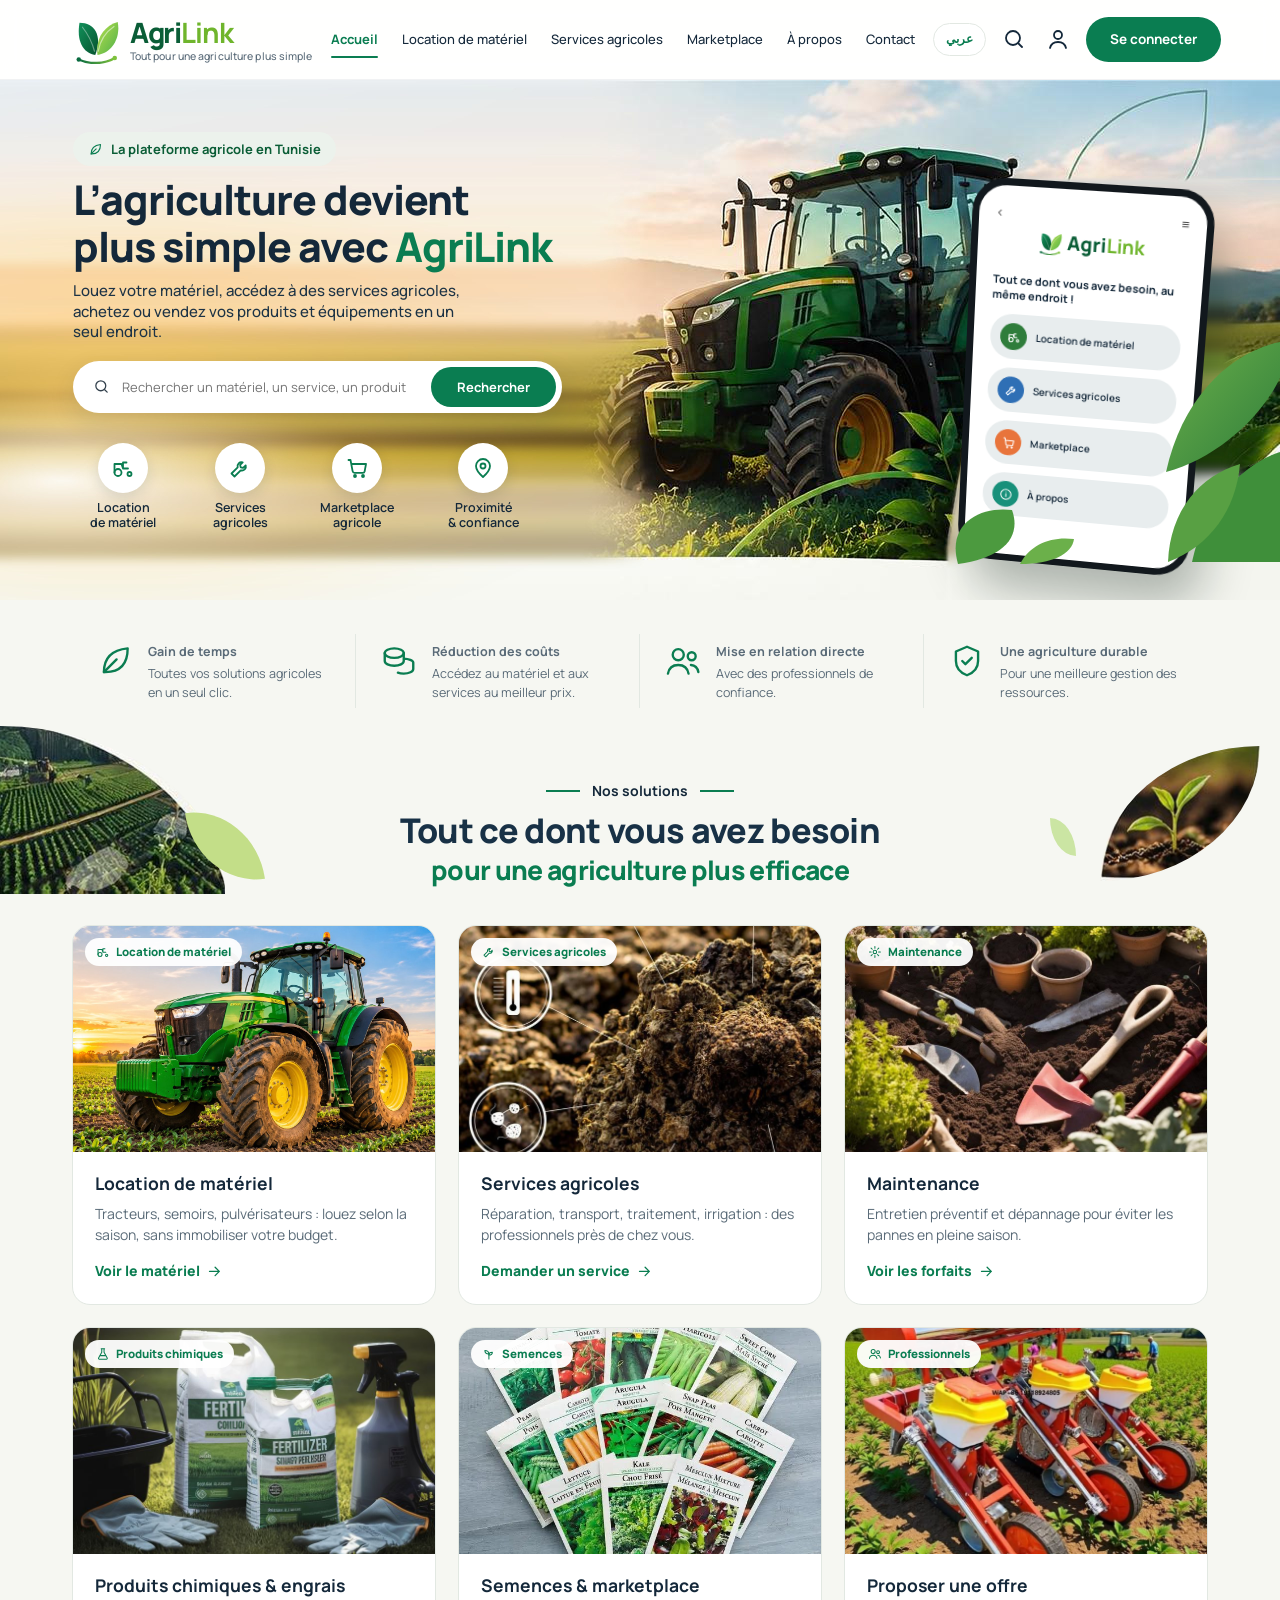
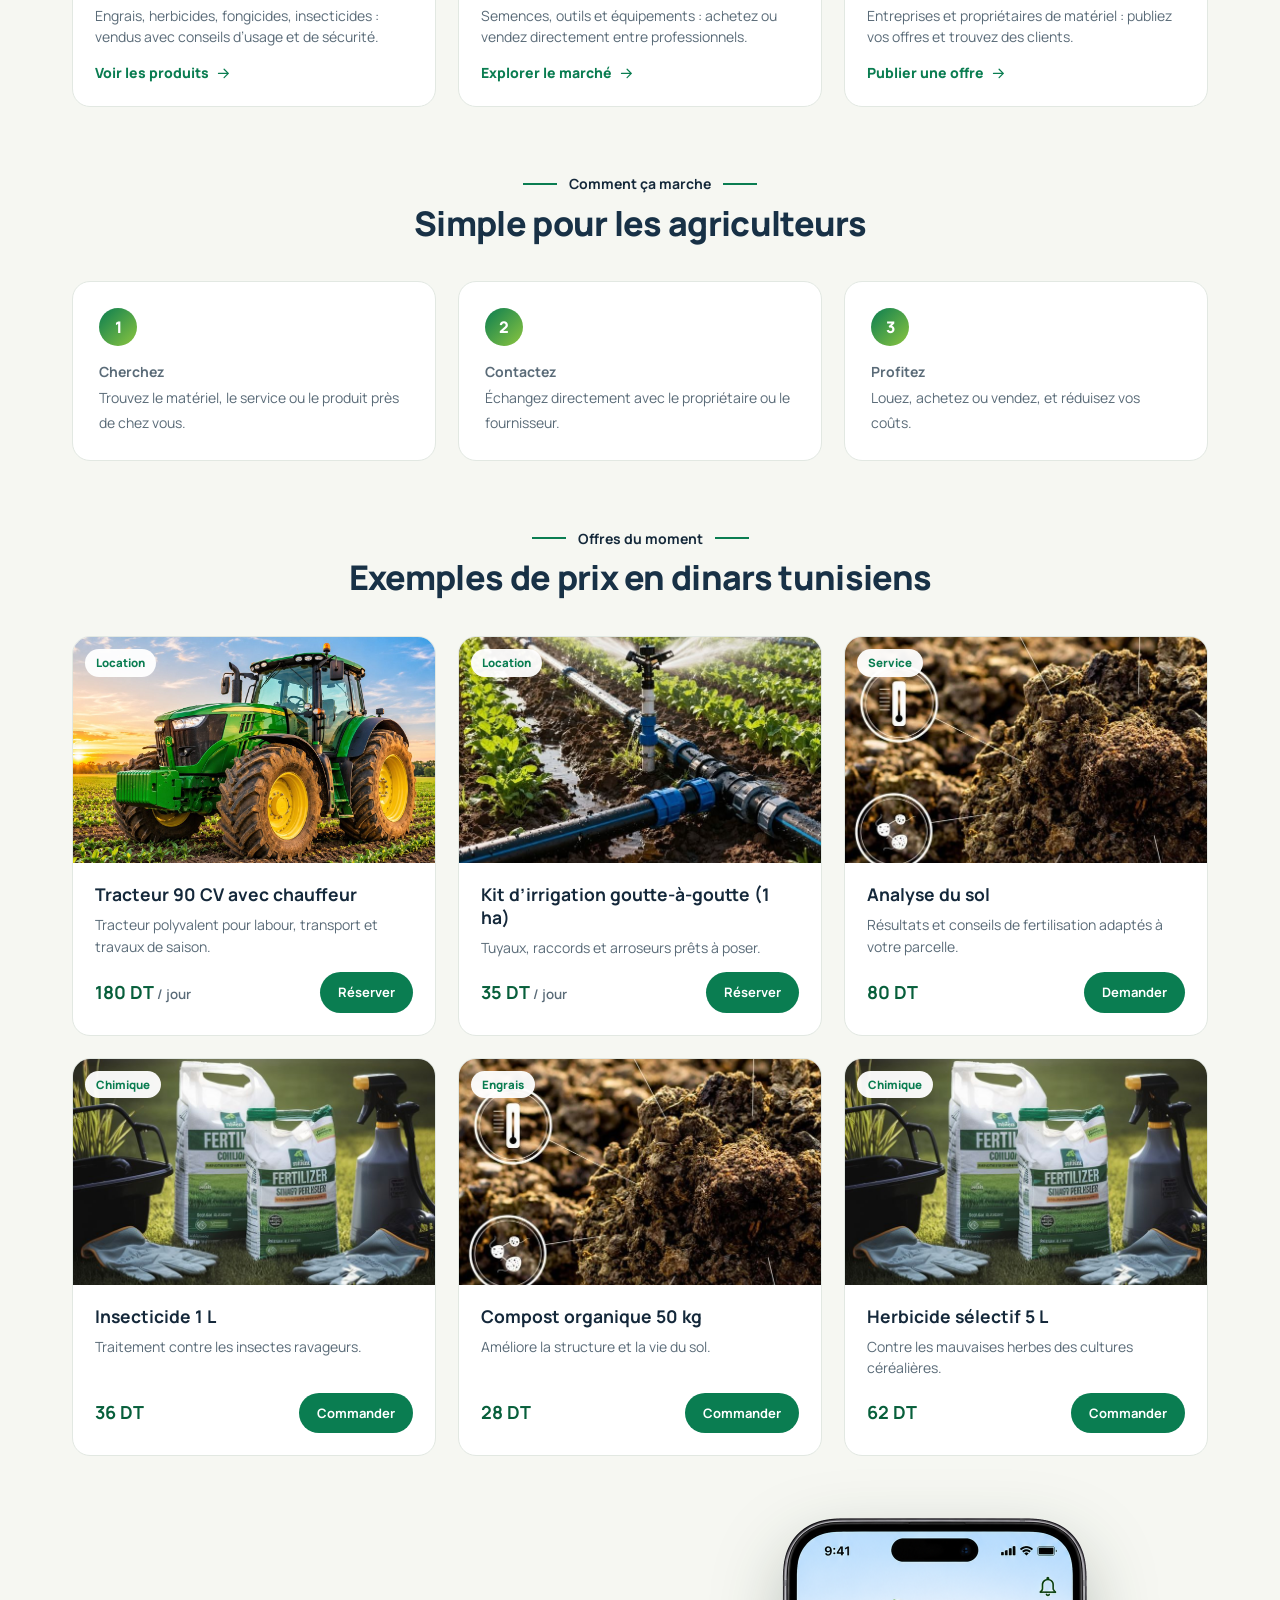
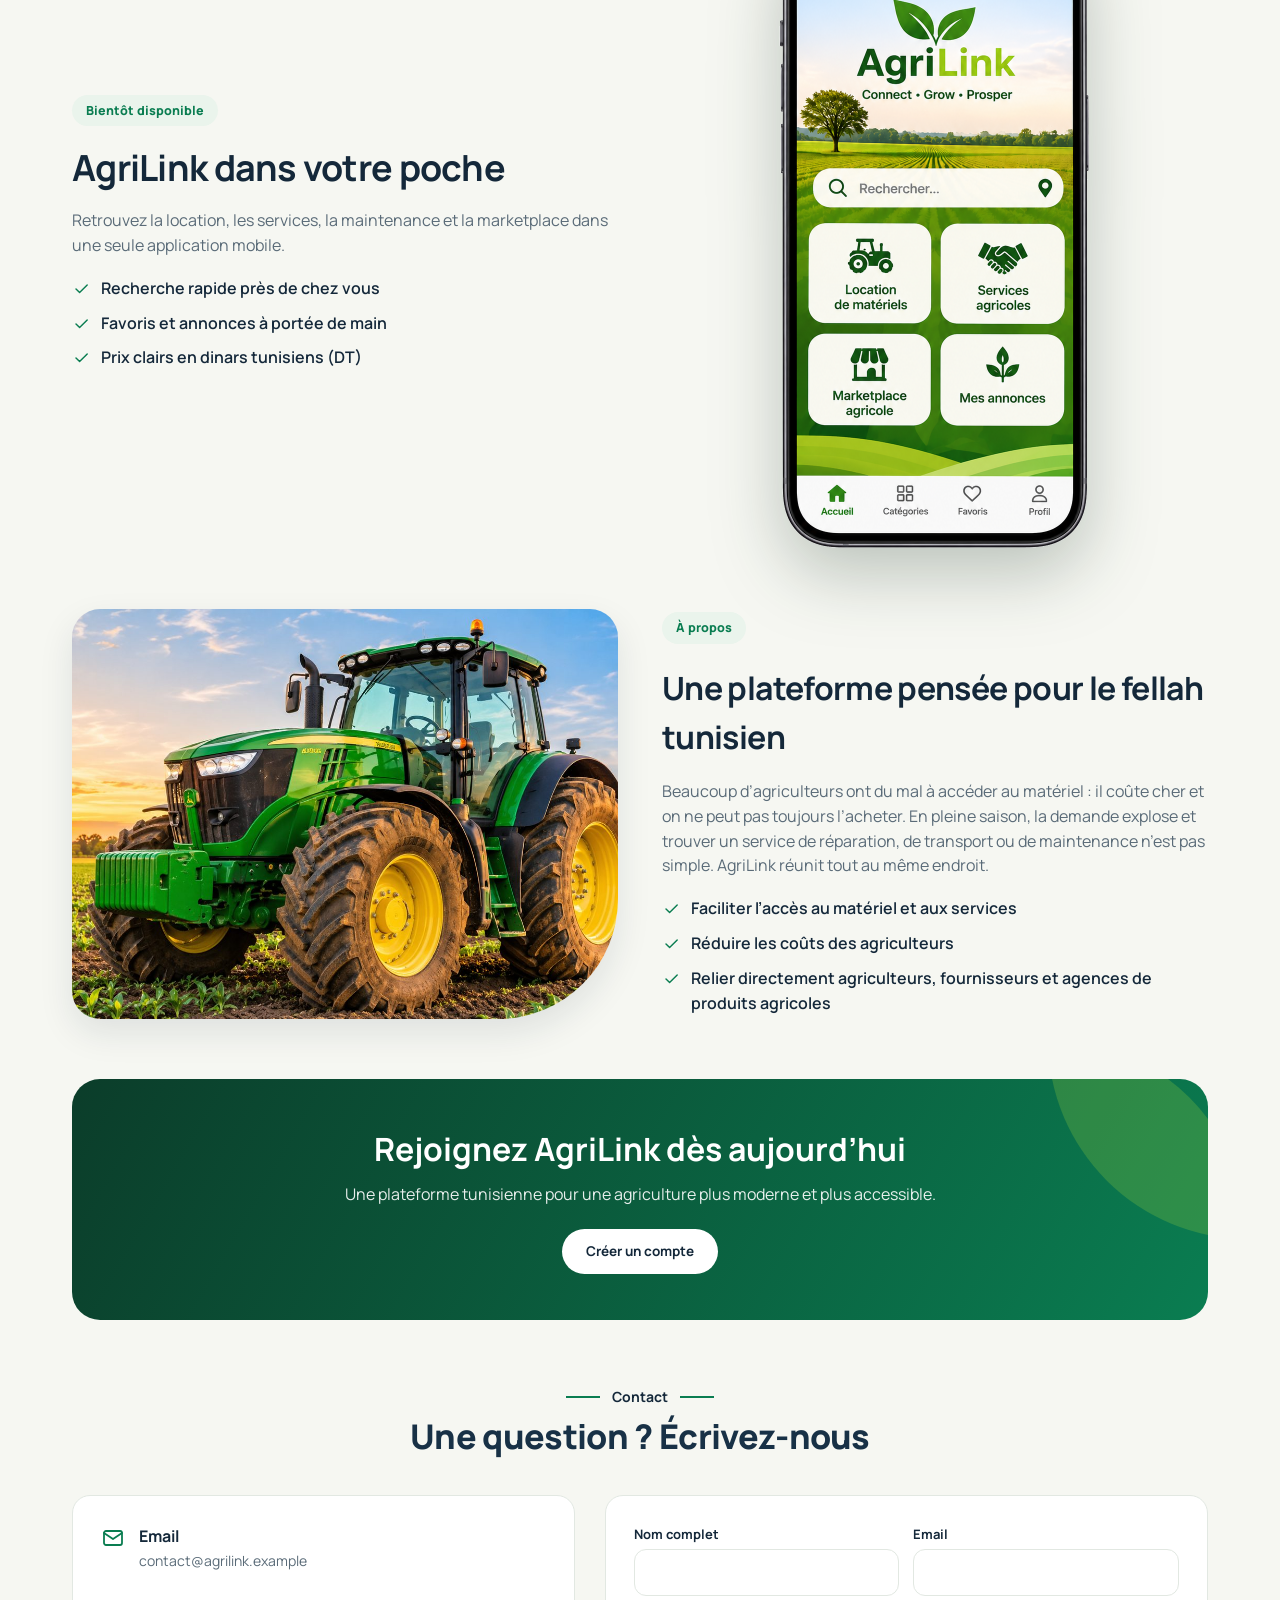
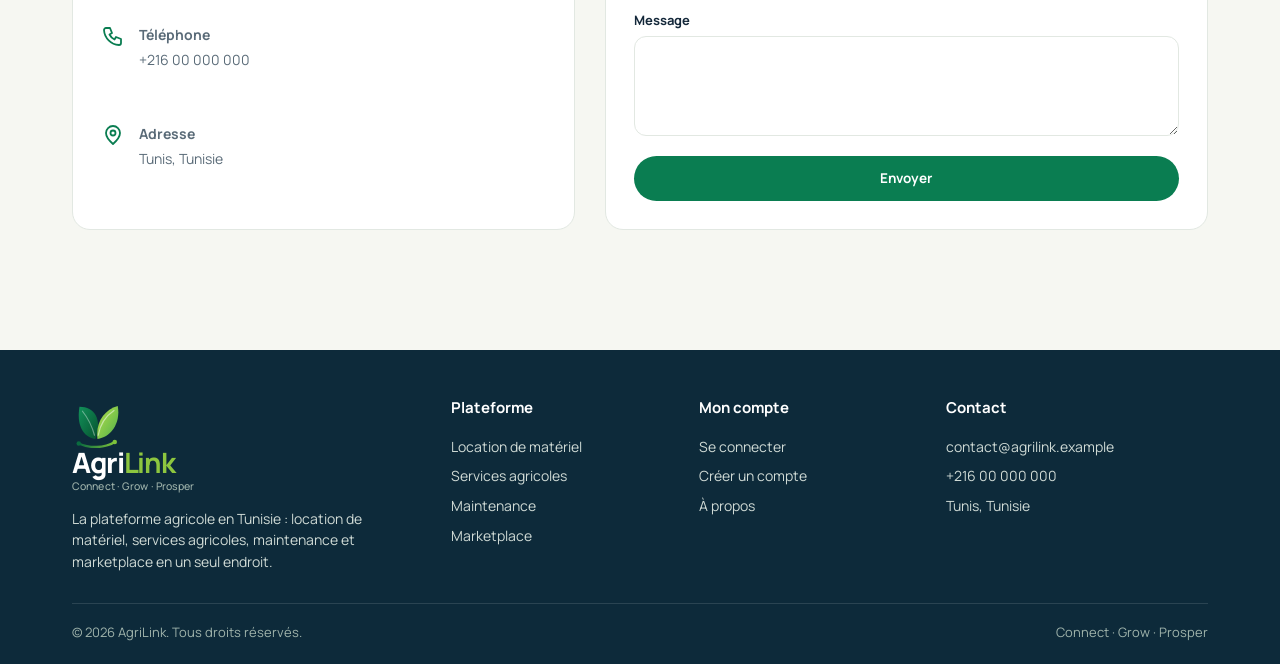
<file: index.html>
<!DOCTYPE html>
<html lang="fr" dir="ltr">

<head>
    <meta charset="UTF-8">
    <meta name="viewport" content="width=device-width, initial-scale=1, viewport-fit=cover">
    <title>Accueil — AgriLink</title>
    <meta name="description"
        content="AgriLink : la plateforme agricole en Tunisie — location de matériel, services, maintenance, produits et marketplace.">
    <link rel="icon" href="favicon.svg" type="image/svg+xml">
    <link rel="preconnect" href="https://fonts.googleapis.com">
    <link rel="preconnect" href="https://fonts.gstatic.com" crossorigin>
    <link
        href="https://fonts.googleapis.com/css2?family=Cairo:wght@400;600;700;800&family=Manrope:wght@400;500;600;700;800&display=swap"
        rel="stylesheet">
    <link rel="stylesheet" href="style.css">
</head>

<body class=""><svg width="0" height="0" style="position:absolute" aria-hidden="true">
        <defs>
            <symbol id="i-search" viewBox="0 0 24 24">
                <circle cx="11" cy="11" r="7" />
                <path d="m20 20-3.5-3.5" />
            </symbol>
            <symbol id="i-user" viewBox="0 0 24 24">
                <circle cx="12" cy="8" r="4" />
                <path d="M4 21c1-4 4-6 8-6s7 2 8 6" />
            </symbol>
            <symbol id="i-pin" viewBox="0 0 24 24">
                <path d="M12 21s7-6.2 7-11a7 7 0 0 0-14 0c0 4.8 7 11 7 11Z" />
                <circle cx="12" cy="10" r="2.5" />
            </symbol>
            <symbol id="i-leaf" viewBox="0 0 24 24">
                <path d="M5 19c0-9 5-14 15-15 0 10-5 15-14 15Z" />
                <path d="M5 19 13 11" />
            </symbol>
            <symbol id="i-tractor" viewBox="0 0 24 24">
                <circle cx="7" cy="16.5" r="3.5" />
                <circle cx="18.5" cy="18" r="2" />
                <path d="M3.5 16.5V8h7l1.5 4.5h5M12 12.5V6.5h3.5" />
            </symbol>
            <symbol id="i-wrench" viewBox="0 0 24 24">
                <path d="M14.7 6.3a4 4 0 0 0-5 5L3.5 17.5l3 3 6.2-6.2a4 4 0 0 0 5-5l-2.6 2.6-2.4-.6-.6-2.4Z" />
            </symbol>
            <symbol id="i-cart" viewBox="0 0 24 24">
                <path d="M3.5 4h2l2.1 11.2a2 2 0 0 0 2 1.6h8.1a2 2 0 0 0 2-1.6L21 8H6.2" />
                <circle cx="10" cy="20" r="1" />
                <circle cx="18" cy="20" r="1" />
            </symbol>
            <symbol id="i-users" viewBox="0 0 24 24">
                <circle cx="9" cy="8" r="3.5" />
                <path d="M2.5 20c.6-3.5 3-5.5 6.5-5.5s5.9 2 6.5 5.5" />
                <circle cx="17.5" cy="9" r="2.5" />
                <path d="M17 14.5c2.5.2 4.2 1.8 4.7 4.5" />
            </symbol>
            <symbol id="i-coins" viewBox="0 0 24 24">
                <ellipse cx="9" cy="7" rx="6" ry="3" />
                <path
                    d="M3 7v5c0 1.7 2.7 3 6 3s6-1.3 6-3V7M15 10.5c3 .1 6 1.2 6 2.5v4c0 1.7-2.7 3-6 3-1.4 0-2.7-.2-3.7-.6" />
            </symbol>
            <symbol id="i-shield" viewBox="0 0 24 24">
                <path d="M12 3 5 6v6c0 4.5 3 7.5 7 9 4-1.5 7-4.5 7-9V6Z" />
                <path d="m9 12 2 2 4-4" />
            </symbol>
            <symbol id="i-flask" viewBox="0 0 24 24">
                <path d="M9 3h6M10 3v6L4.5 19a1.5 1.5 0 0 0 1.3 2.2h12.4a1.5 1.5 0 0 0 1.3-2.2L14 9V3" />
                <path d="M7.5 15h9" />
            </symbol>
            <symbol id="i-gear" viewBox="0 0 24 24">
                <circle cx="12" cy="12" r="3" />
                <path
                    d="M12 2.5v3M12 18.5v3M2.5 12h3M18.5 12h3M5.3 5.3l2.1 2.1M16.6 16.6l2.1 2.1M18.7 5.3l-2.1 2.1M7.4 16.6l-2.1 2.1" />
            </symbol>
            <symbol id="i-sprout" viewBox="0 0 24 24">
                <path d="M12 21v-9" />
                <path d="M12 12C12 8 9 6 5 6c0 4 3 6 7 6Z" />
                <path d="M12 14c0-3 2.5-5 6-5 0 3-2.5 5-6 5Z" />
            </symbol>
            <symbol id="i-info" viewBox="0 0 24 24">
                <circle cx="12" cy="12" r="9" />
                <path d="M12 11v5M12 8h.01" />
            </symbol>
            <symbol id="i-check" viewBox="0 0 24 24">
                <path d="m5 12.5 4.5 4.5L19 7.5" />
            </symbol>
            <symbol id="i-arrow" viewBox="0 0 24 24">
                <path d="M5 12h14M13 6l6 6-6 6" />
            </symbol>
            <symbol id="i-mail" viewBox="0 0 24 24">
                <rect x="3" y="5" width="18" height="14" rx="2" />
                <path d="m3 7 9 6 9-6" />
            </symbol>
            <symbol id="i-phone" viewBox="0 0 24 24">
                <path d="M5 4h4l2 5-2.5 1.5a11 11 0 0 0 5 5L15 13l5 2v4a2 2 0 0 1-2 2A16 16 0 0 1 3 6a2 2 0 0 1 2-2Z" />
            </symbol>
            <symbol id="i-warn" viewBox="0 0 24 24">
                <path d="M12 3 2 20h20L12 3Z" />
                <path d="M12 10v4M12 17h.01" />
            </symbol>
        </defs>
    </svg>
    <header class="hd">
        <div class="wrap"><a class="brand" href="index.html" aria-label="AgriLink"><img src="logo-mark.svg" alt=""><span
                    class="brand-t"><span class="brand-n">Agri<b>Link</b></span><span class="brand-s"><span
                            data-i="tag">Tout pour une agriculture plus simple</span></span></span></a>
            <nav class="nav" id="nav" aria-label="Navigation"><a href="index.html" class="on"><span
                        data-i="nav_home">Accueil</span></a><a href="location.html" class=""><span
                        data-i="nav_loc">Location de matériel</span></a><a href="services.html" class=""><span
                        data-i="nav_srv">Services agricoles</span></a><a href="marketplace.html" class=""><span
                        data-i="nav_mkt">Marketplace</span></a><a href="index.html#apropos" class=""><span
                        data-i="nav_about">À propos</span></a><a href="index.html#contact" class=""><span
                        data-i="nav_contact">Contact</span></a></nav>
            <div class="hd-r"><button class="lang" id="lang" type="button" aria-label="Langue / اللغة">عربي</button><a
                    class="ibtn" href="marketplace.html" aria-label="Rechercher"><svg class="ico " aria-hidden="true">
                        <use href="#i-search" />
                    </svg></a><a class="ibtn" href="connexion.html" aria-label="Compte"><svg class="ico "
                        aria-hidden="true">
                        <use href="#i-user" />
                    </svg></a><a class="btn" href="connexion.html"><span data-i="login">Se connecter</span></a><button
                    class="burger" id="burger" aria-label="Menu" type="button">☰</button></div>
        </div>
    </header>
    <section class="ag-hero" id="accueil">
        <div class="hx">
            <div class="hx-copy"><span class="hx-badge"><svg class="ico " aria-hidden="true">
                        <use href="#i-leaf" />
                    </svg><span data-i="badge">La plateforme agricole en Tunisie</span></span>
                <h1><span data-i="h1a">L’agriculture devient<br>plus simple avec <em>AgriLink</em></span></h1>
                <p class="lead"><span data-i="lead">Louez votre matériel, accédez à des services agricoles, achetez ou
                        vendez vos produits et équipements en un seul endroit.</span></p>
                <form class="hx-search" id="heroSearch" role="search"><svg class="ico " aria-hidden="true">
                        <use href="#i-search" />
                    </svg><input id="heroQ" type="search"
                        placeholder="Rechercher un matériel, un service, un produit..." data-ip="p_hq"
                        aria-label="Rechercher"><button type="submit"><span data-i="search">Rechercher</span></button>
                </form>
                <div class="hx-quick"><a href="location.html"><span class="qi"><svg class="ico " aria-hidden="true">
                                <use href="#i-tractor" />
                            </svg></span><span data-i="q1">Location<br>de matériel</span></a><a
                        href="services.html"><span class="qi"><svg class="ico " aria-hidden="true">
                                <use href="#i-wrench" />
                            </svg></span><span data-i="q2">Services<br>agricoles</span></a><a
                        href="marketplace.html"><span class="qi"><svg class="ico " aria-hidden="true">
                                <use href="#i-cart" />
                            </svg></span><span data-i="q3">Marketplace<br>agricole</span></a><a href="#apropos"><span
                            class="qi"><svg class="ico " aria-hidden="true">
                                <use href="#i-pin" />
                            </svg></span><span data-i="q4">Proximité<br>&amp; confiance</span></a></div>
            </div>
            <div class="ph" aria-hidden="true">
                <div class="ph-bar"><span>‹</span><span>≡</span></div>
                <div class="ph-br"><img src="logo-mark.svg" alt=""><span>Agri<b>Link</b></span></div>
                <p><span data-i="ph_t">Tout ce dont vous avez besoin, au même endroit !</span></p>
                <ul>
                    <li><i style="background:#2f7d3b"><svg class="ico " aria-hidden="true">
                                <use href="#i-tractor" />
                            </svg></i><span data-i="nav_loc">Location de matériel</span></li>
                    <li><i style="background:#2f6fb5"><svg class="ico " aria-hidden="true">
                                <use href="#i-wrench" />
                            </svg></i><span data-i="nav_srv">Services agricoles</span></li>
                    <li><i style="background:#e8743b"><svg class="ico " aria-hidden="true">
                                <use href="#i-cart" />
                            </svg></i><span data-i="nav_mkt">Marketplace</span></li>
                    <li><i style="background:#18907a"><svg class="ico " aria-hidden="true">
                                <use href="#i-info" />
                            </svg></i><span data-i="nav_about">À propos</span></li>
                </ul>
            </div>
            <svg class="hx-leaves" viewBox="0 0 1280 520" aria-hidden="true">
                <defs>
                    <linearGradient id="lg1" x1="0" y1="0" x2="1" y2="1">
                        <stop offset="0" stop-color="#6bb04a" />
                        <stop offset="1" stop-color="#2f7d3b" />
                    </linearGradient>
                </defs>
                <path d="M1280 262C1230 272 1182 318 1166 392C1218 378 1262 336 1280 298Z" fill="url(#lg1)" />
                <path d="M1280 372C1242 384 1204 424 1192 482H1280Z" fill="#3f8f3a" />
                <path d="M1168 482C1170 430 1200 396 1240 384C1236 430 1210 466 1168 482Z" fill="#58a043" />
                <path d="M958 484C946 442 982 426 1012 430C1022 458 1002 478 958 484Z" fill="#4c9a3f" />
                <path d="M1020 484C1030 464 1052 456 1074 459C1072 474 1052 484 1020 484Z" fill="#6bb04a" />
            </svg>
        </div>
    </section>
    <div class="ben">
        <div><svg class="ico " aria-hidden="true">
                <use href="#i-leaf" />
            </svg>
            <p style="margin:0"><b><span data-i="b1">Gain de temps</span></b><span><span data-i="b1d">Toutes vos
                        solutions agricoles en un seul clic.</span></span></p>
        </div>
        <div><svg class="ico " aria-hidden="true">
                <use href="#i-coins" />
            </svg>
            <p style="margin:0"><b><span data-i="b2">Réduction des coûts</span></b><span><span data-i="b2d">Accédez au
                        matériel et aux services au meilleur prix.</span></span></p>
        </div>
        <div><svg class="ico " aria-hidden="true">
                <use href="#i-users" />
            </svg>
            <p style="margin:0"><b><span data-i="b3">Mise en relation directe</span></b><span><span data-i="b3d">Avec
                        des professionnels de confiance.</span></span></p>
        </div>
        <div><svg class="ico " aria-hidden="true">
                <use href="#i-shield" />
            </svg>
            <p style="margin:0"><b><span data-i="b4">Une agriculture durable</span></b><span><span data-i="b4d">Pour une
                        meilleure gestion des ressources.</span></span></p>
        </div>
    </div>
    <section class="sol" id="solutions"><span class="lf lf1"></span><span class="lf lf2"></span>
        <div class="wrap">
            <div class="tt"><small><span data-i="s_k">Nos solutions</span></small>
                <h2><span data-i="s_h">Tout ce dont vous avez besoin</span><em><span data-i="s_h2">pour une agriculture
                            plus efficace</span></em></h2>
            </div>
            <div class="grid">
                <a class="card rv" href="location.html">
                    <div class="imw">
                        <div class="im" style="background-image:url(images/tracteur-coucher.jpg)"></div><span
                            class="tg"><svg class="ico " aria-hidden="true">
                                <use href="#i-tractor" />
                            </svg><span data-i="nav_loc">Location de matériel</span></span>
                    </div>
                    <div class="bd">
                        <h3><span data-i="c1">Location de matériel</span></h3>
                        <p><span data-i="c1d">Tracteurs, semoirs, pulvérisateurs : louez selon la saison, sans
                                immobiliser votre budget.</span></p><span class="lk"><span data-i="c1c">Voir le
                                matériel</span><svg class="ico " aria-hidden="true">
                                <use href="#i-arrow" />
                            </svg></span>
                    </div>
                </a>
                <a class="card rv" href="services.html">
                    <div class="imw">
                        <div class="im" style="background-image:url(images/sol.jpg)"></div><span class="tg"><svg
                                class="ico " aria-hidden="true">
                                <use href="#i-wrench" />
                            </svg><span data-i="nav_srv">Services agricoles</span></span>
                    </div>
                    <div class="bd">
                        <h3><span data-i="c2">Services agricoles</span></h3>
                        <p><span data-i="c2d">Réparation, transport, traitement, irrigation : des professionnels près de
                                chez vous.</span></p><span class="lk"><span data-i="c2c">Demander un service</span><svg
                                class="ico " aria-hidden="true">
                                <use href="#i-arrow" />
                            </svg></span>
                    </div>
                </a>
                <a class="card rv" href="services.html#maintenance">
                    <div class="imw">
                        <div class="im" style="background-image:url(images/outils.jpg)"></div><span class="tg"><svg
                                class="ico " aria-hidden="true">
                                <use href="#i-gear" />
                            </svg><span data-i="maint">Maintenance</span></span>
                    </div>
                    <div class="bd">
                        <h3><span data-i="c3">Maintenance</span></h3>
                        <p><span data-i="c3d">Entretien préventif et dépannage pour éviter les pannes en pleine
                                saison.</span></p><span class="lk"><span data-i="c3c">Voir les forfaits</span><svg
                                class="ico " aria-hidden="true">
                                <use href="#i-arrow" />
                            </svg></span>
                    </div>
                </a>
                <a class="card rv" href="marketplace.html?cat=chimie">
                    <div class="imw">
                        <div class="im" style="background-image:url(images/engrais.jpg)"></div><span class="tg"><svg
                                class="ico " aria-hidden="true">
                                <use href="#i-flask" />
                            </svg><span data-i="chem">Produits chimiques</span></span>
                    </div>
                    <div class="bd">
                        <h3><span data-i="c4">Produits chimiques &amp; engrais</span></h3>
                        <p><span data-i="c4d">Engrais, herbicides, fongicides, insecticides : vendus avec conseils
                                d’usage et de sécurité.</span></p><span class="lk"><span data-i="c4c">Voir les
                                produits</span><svg class="ico " aria-hidden="true">
                                <use href="#i-arrow" />
                            </svg></span>
                    </div>
                </a>
                <a class="card rv" href="marketplace.html?cat=semences">
                    <div class="imw">
                        <div class="im" style="background-image:url(images/sachets.jpg)"></div><span class="tg"><svg
                                class="ico " aria-hidden="true">
                                <use href="#i-sprout" />
                            </svg><span data-i="seeds">Semences</span></span>
                    </div>
                    <div class="bd">
                        <h3><span data-i="c5">Semences &amp; marketplace</span></h3>
                        <p><span data-i="c5d">Semences, outils et équipements : achetez ou vendez directement entre
                                professionnels.</span></p><span class="lk"><span data-i="c5c">Explorer le
                                marché</span><svg class="ico " aria-hidden="true">
                                <use href="#i-arrow" />
                            </svg></span>
                    </div>
                </a>
                <a class="card rv" href="connexion.html#inscription">
                    <div class="imw">
                        <div class="im" style="background-image:url(images/semoir.jpg)"></div><span class="tg"><svg
                                class="ico " aria-hidden="true">
                                <use href="#i-users" />
                            </svg><span data-i="pros">Professionnels</span></span>
                    </div>
                    <div class="bd">
                        <h3><span data-i="c6">Proposer une offre</span></h3>
                        <p><span data-i="c6d">Entreprises et propriétaires de matériel : publiez vos offres et trouvez
                                des clients.</span></p><span class="lk"><span data-i="c6c">Publier une offre</span><svg
                                class="ico " aria-hidden="true">
                                <use href="#i-arrow" />
                            </svg></span>
                    </div>
                </a>
            </div>
        </div>
    </section>
    <section class="sec">
        <div class="wrap">
            <div class="tt"><small><span data-i="hw_k">Comment ça marche</span></small>
                <h2><span data-i="hw_h">Simple pour les agriculteurs</span></h2>
            </div>
            <div class="steps">
                <div class="rv"><b><span data-i="st1">Cherchez</span></b><span><span data-i="st1d">Trouvez le matériel,
                            le service ou le produit près de chez vous.</span></span></div>
                <div class="rv"><b><span data-i="st2">Contactez</span></b><span><span data-i="st2d">Échangez directement
                            avec le propriétaire ou le fournisseur.</span></span></div>
                <div class="rv"><b><span data-i="st3">Profitez</span></b><span><span data-i="st3d">Louez, achetez ou
                            vendez, et réduisez vos coûts.</span></span></div>
            </div>
        </div>
    </section>
    <section class="sec" style="padding-top:0">
        <div class="wrap">
            <div class="tt"><small><span data-i="of_k">Offres du moment</span></small>
                <h2><span data-i="of_h">Exemples de prix en dinars tunisiens</span></h2>
            </div>
            <div class="grid" id="offers" data-list="home"></div>
        </div>
    </section>
    <section class="sec" style="padding-top:0">
        <div class="wrap app">
            <div><span class="pill"><span data-i="app_s">Bientôt disponible</span></span>
                <h2><span data-i="app_h">AgriLink dans votre poche</span></h2>
                <p><span data-i="app_d">Retrouvez la location, les services, la maintenance et la marketplace dans une
                        seule application mobile.</span></p>
                <ul class="chk">
                    <li><svg class="ico " aria-hidden="true">
                            <use href="#i-check" />
                        </svg><span data-i="app1">Recherche rapide près de chez vous</span></li>
                    <li><svg class="ico " aria-hidden="true">
                            <use href="#i-check" />
                        </svg><span data-i="app2">Favoris et annonces à portée de main</span></li>
                    <li><svg class="ico " aria-hidden="true">
                            <use href="#i-check" />
                        </svg><span data-i="app3">Prix clairs en dinars tunisiens (DT)</span></li>
                </ul>
            </div><img src="images/app-phone.png" alt="Application AgriLink" class="rv">
        </div>
    </section>
    <section class="sec" id="apropos" style="padding-top:0">
        <div class="wrap about">
            <div class="pic rv" role="img" aria-label="Tracteur au coucher du soleil"></div>
            <div><span class="pill"><span data-i="nav_about">À propos</span></span>
                <h2><span data-i="ab_h">Une plateforme pensée pour le fellah tunisien</span></h2>
                <p><span data-i="ab_p">Beaucoup d’agriculteurs ont du mal à accéder au matériel : il coûte cher et on ne
                        peut pas toujours l’acheter. En pleine saison, la demande explose et trouver un service de
                        réparation, de transport ou de maintenance n’est pas simple. AgriLink réunit tout au même
                        endroit.</span></p>
                <ul class="chk">
                    <li><svg class="ico " aria-hidden="true">
                            <use href="#i-check" />
                        </svg><span data-i="ab1">Faciliter l’accès au matériel et aux services</span></li>
                    <li><svg class="ico " aria-hidden="true">
                            <use href="#i-check" />
                        </svg><span data-i="ab2">Réduire les coûts des agriculteurs</span></li>
                    <li><svg class="ico " aria-hidden="true">
                            <use href="#i-check" />
                        </svg><span data-i="ab3">Relier directement agriculteurs, fournisseurs et agences de produits
                            agricoles</span></li>
                </ul>
            </div>
        </div>
    </section>
    <section class="sec" style="padding-top:0">
        <div class="wrap">
            <div class="cta rv">
                <h2><span data-i="cta_h">Rejoignez AgriLink dès aujourd’hui</span></h2>
                <p><span data-i="cta_p">Une plateforme tunisienne pour une agriculture plus moderne et plus
                        accessible.</span></p><a class="btn w" href="connexion.html#inscription"><span
                        data-i="create">Créer un compte</span></a>
            </div>
        </div>
    </section>
    <section class="sec" id="contact" style="padding-top:0">
        <div class="wrap">
            <div class="tt"><small><span data-i="nav_contact">Contact</span></small>
                <h2><span data-i="ct_h">Une question ? Écrivez-nous</span></h2>
            </div>
            <div class="contact">
                <div class="box info">
                    <div><svg class="ico " aria-hidden="true">
                            <use href="#i-mail" />
                        </svg>
                        <p style="margin:0"><b>Email</b><span>contact@agrilink.example</span></p>
                    </div>
                    <div><svg class="ico " aria-hidden="true">
                            <use href="#i-phone" />
                        </svg>
                        <p style="margin:0"><b><span data-i="l_tel">Téléphone</span></b><span>+216 00 000 000</span></p>
                    </div>
                    <div><svg class="ico " aria-hidden="true">
                            <use href="#i-pin" />
                        </svg>
                        <p style="margin:0"><b><span data-i="l_adr">Adresse</span></b><span><span data-i="f_tn">Tunis,
                                    Tunisie</span></span></p>
                    </div>
                </div>
                <form class="box f" id="ctForm">
                    <div class="two">
                        <div><label><span data-i="l_nom">Nom complet</span></label><input required></div>
                        <div><label>Email</label><input type="email" required></div>
                    </div>
                    <div><label><span data-i="l_msg">Message</span></label><textarea required></textarea></div><button
                        class="btn" type="submit"><span data-i="send">Envoyer</span></button>
                    <div class="note" id="ctNote"><span data-i="ct_ok">Merci ! Message enregistré (version démo : un
                            serveur sera nécessaire pour l’envoyer).</span></div>
                </form>
            </div>
        </div>
    </section>
    <footer class="ft">
        <div class="wrap">
            <div class="cols">
                <div><a class="brand" href="index.html"><img src="logo-mark.svg" alt="" style="height:48px"><span
                            class="brand-t"><span class="brand-n">Agri<b>Link</b></span><span class="brand-s">Connect ·
                                Grow · Prosper</span></span></a>
                    <p><span data-i="f_desc">La plateforme agricole en Tunisie : location de matériel, services
                            agricoles, maintenance et marketplace en un seul endroit.</span></p>
                </div>
                <div>
                    <h4><span data-i="f_pl">Plateforme</span></h4><a href="location.html"><span
                            data-i="nav_loc">Location de matériel</span></a><a href="services.html"><span
                            data-i="nav_srv">Services agricoles</span></a><a href="services.html#maintenance"><span
                            data-i="maint">Maintenance</span></a><a href="marketplace.html"><span
                            data-i="nav_mkt">Marketplace</span></a>
                </div>
                <div>
                    <h4><span data-i="f_acc">Mon compte</span></h4><a href="connexion.html"><span data-i="login">Se
                            connecter</span></a><a href="connexion.html#inscription"><span data-i="create">Créer un
                            compte</span></a><a href="index.html#apropos"><span data-i="nav_about">À propos</span></a>
                </div>
                <div>
                    <h4><span data-i="nav_contact">Contact</span></h4><a
                        href="mailto:contact@agrilink.example">contact@agrilink.example</a><a
                        href="tel:+21600000000">+216 00 000 000</a><a href="index.html#contact"><span
                            data-i="f_tn">Tunis, Tunisie</span></a>
                </div>
            </div>
            <div class="bt"><span>© <span id="yr">2026</span> AgriLink. <span data-i="f_rights">Tous droits
                        réservés.</span></span><span>Connect · Grow · Prosper</span></div>
        </div>
    </footer>
    <div class="md" id="md" role="dialog" aria-modal="true" aria-labelledby="mdT">
        <div class="box"><button class="x" id="mdX" aria-label="Fermer">×</button>
            <h3 id="mdT"><span data-i="rq">Votre demande</span></h3>
            <div class="sub" id="mdS"></div>
            <form class="f" id="rqForm">
                <div class="two">
                    <div><label><span data-i="l_nom">Nom complet</span></label><input id="rq_n" required
                            autocomplete="name"></div>
                    <div><label><span data-i="l_tel">Téléphone</span></label><input id="rq_t" type="tel" required
                            pattern="[0-9 +]{8,15}" placeholder="Ex. 20 123 456" data-ip="p_tel"></div>
                </div>
                <div class="two">
                    <div><label><span data-i="l_gov">Gouvernorat</span></label><select id="rq_g" required></select>
                    </div>
                    <div><label><span data-i="l_date">Date souhaitée</span></label><input id="rq_d" type="date"
                            required></div>
                </div>
                <div><label><span data-i="l_msg">Message</span></label><textarea id="rq_m"
                        placeholder="Précisez votre besoin…" data-ip="p_rqm"></textarea></div>
                <button class="btn" type="submit"><span data-i="rq_send">Envoyer la demande</span></button>
                <div class="note" id="rqNote" role="status"><span data-i="rq_ok">Demande enregistrée sur cet appareil
                        (version démo : un serveur sera nécessaire pour l’envoyer au prestataire).</span></div>
            </form>
        </div>
    </div>
    <script src="i18n.js"></script>
    <script src="app.js"></script>
</body>

</html>
</file>
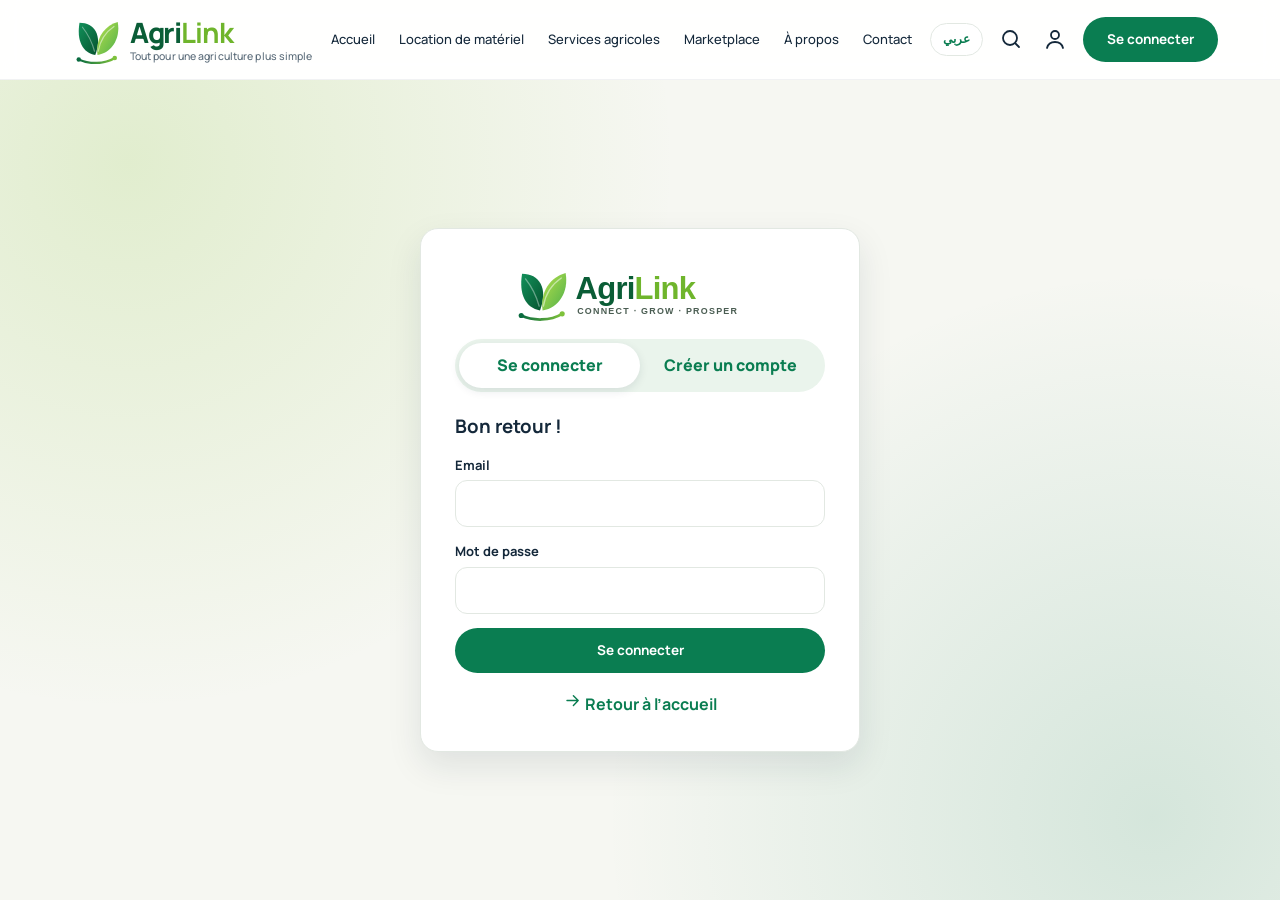
<file: connexion.html>
<!DOCTYPE html>
<html lang="fr" dir="ltr"><head><meta charset="UTF-8"><meta name="viewport" content="width=device-width, initial-scale=1, viewport-fit=cover"><title>Connexion — AgriLink</title><meta name="description" content="AgriLink : la plateforme agricole en Tunisie — location de matériel, services, maintenance, produits et marketplace."><link rel="icon" href="favicon.svg" type="image/svg+xml"><link rel="preconnect" href="https://fonts.googleapis.com"><link rel="preconnect" href="https://fonts.gstatic.com" crossorigin><link href="https://fonts.googleapis.com/css2?family=Cairo:wght@400;600;700;800&family=Manrope:wght@400;500;600;700;800&display=swap" rel="stylesheet"><link rel="stylesheet" href="style.css"></head>
<body class="auth-page"><svg width="0" height="0" style="position:absolute" aria-hidden="true"><defs>
<symbol id="i-search" viewBox="0 0 24 24"><circle cx="11" cy="11" r="7"/><path d="m20 20-3.5-3.5"/></symbol>
<symbol id="i-user" viewBox="0 0 24 24"><circle cx="12" cy="8" r="4"/><path d="M4 21c1-4 4-6 8-6s7 2 8 6"/></symbol>
<symbol id="i-pin" viewBox="0 0 24 24"><path d="M12 21s7-6.2 7-11a7 7 0 0 0-14 0c0 4.8 7 11 7 11Z"/><circle cx="12" cy="10" r="2.5"/></symbol>
<symbol id="i-leaf" viewBox="0 0 24 24"><path d="M5 19c0-9 5-14 15-15 0 10-5 15-14 15Z"/><path d="M5 19 13 11"/></symbol>
<symbol id="i-tractor" viewBox="0 0 24 24"><circle cx="7" cy="16.5" r="3.5"/><circle cx="18.5" cy="18" r="2"/><path d="M3.5 16.5V8h7l1.5 4.5h5M12 12.5V6.5h3.5"/></symbol>
<symbol id="i-wrench" viewBox="0 0 24 24"><path d="M14.7 6.3a4 4 0 0 0-5 5L3.5 17.5l3 3 6.2-6.2a4 4 0 0 0 5-5l-2.6 2.6-2.4-.6-.6-2.4Z"/></symbol>
<symbol id="i-cart" viewBox="0 0 24 24"><path d="M3.5 4h2l2.1 11.2a2 2 0 0 0 2 1.6h8.1a2 2 0 0 0 2-1.6L21 8H6.2"/><circle cx="10" cy="20" r="1"/><circle cx="18" cy="20" r="1"/></symbol>
<symbol id="i-users" viewBox="0 0 24 24"><circle cx="9" cy="8" r="3.5"/><path d="M2.5 20c.6-3.5 3-5.5 6.5-5.5s5.9 2 6.5 5.5"/><circle cx="17.5" cy="9" r="2.5"/><path d="M17 14.5c2.5.2 4.2 1.8 4.7 4.5"/></symbol>
<symbol id="i-coins" viewBox="0 0 24 24"><ellipse cx="9" cy="7" rx="6" ry="3"/><path d="M3 7v5c0 1.7 2.7 3 6 3s6-1.3 6-3V7M15 10.5c3 .1 6 1.2 6 2.5v4c0 1.7-2.7 3-6 3-1.4 0-2.7-.2-3.7-.6"/></symbol>
<symbol id="i-shield" viewBox="0 0 24 24"><path d="M12 3 5 6v6c0 4.5 3 7.5 7 9 4-1.5 7-4.5 7-9V6Z"/><path d="m9 12 2 2 4-4"/></symbol>
<symbol id="i-flask" viewBox="0 0 24 24"><path d="M9 3h6M10 3v6L4.5 19a1.5 1.5 0 0 0 1.3 2.2h12.4a1.5 1.5 0 0 0 1.3-2.2L14 9V3"/><path d="M7.5 15h9"/></symbol>
<symbol id="i-gear" viewBox="0 0 24 24"><circle cx="12" cy="12" r="3"/><path d="M12 2.5v3M12 18.5v3M2.5 12h3M18.5 12h3M5.3 5.3l2.1 2.1M16.6 16.6l2.1 2.1M18.7 5.3l-2.1 2.1M7.4 16.6l-2.1 2.1"/></symbol>
<symbol id="i-sprout" viewBox="0 0 24 24"><path d="M12 21v-9"/><path d="M12 12C12 8 9 6 5 6c0 4 3 6 7 6Z"/><path d="M12 14c0-3 2.5-5 6-5 0 3-2.5 5-6 5Z"/></symbol>
<symbol id="i-info" viewBox="0 0 24 24"><circle cx="12" cy="12" r="9"/><path d="M12 11v5M12 8h.01"/></symbol>
<symbol id="i-check" viewBox="0 0 24 24"><path d="m5 12.5 4.5 4.5L19 7.5"/></symbol>
<symbol id="i-arrow" viewBox="0 0 24 24"><path d="M5 12h14M13 6l6 6-6 6"/></symbol>
<symbol id="i-mail" viewBox="0 0 24 24"><rect x="3" y="5" width="18" height="14" rx="2"/><path d="m3 7 9 6 9-6"/></symbol>
<symbol id="i-phone" viewBox="0 0 24 24"><path d="M5 4h4l2 5-2.5 1.5a11 11 0 0 0 5 5L15 13l5 2v4a2 2 0 0 1-2 2A16 16 0 0 1 3 6a2 2 0 0 1 2-2Z"/></symbol>
<symbol id="i-warn" viewBox="0 0 24 24"><path d="M12 3 2 20h20L12 3Z"/><path d="M12 10v4M12 17h.01"/></symbol>
</defs></svg><header class="hd"><div class="wrap"><a class="brand" href="index.html" aria-label="AgriLink"><img src="logo-mark.svg" alt=""><span class="brand-t"><span class="brand-n">Agri<b>Link</b></span><span class="brand-s"><span data-i="tag">Tout pour une agriculture plus simple</span></span></span></a>
<nav class="nav" id="nav" aria-label="Navigation"><a href="index.html" class=""><span data-i="nav_home">Accueil</span></a><a href="location.html" class=""><span data-i="nav_loc">Location de matériel</span></a><a href="services.html" class=""><span data-i="nav_srv">Services agricoles</span></a><a href="marketplace.html" class=""><span data-i="nav_mkt">Marketplace</span></a><a href="index.html#apropos" class=""><span data-i="nav_about">À propos</span></a><a href="index.html#contact" class=""><span data-i="nav_contact">Contact</span></a></nav>
<div class="hd-r"><button class="lang" id="lang" type="button" aria-label="Langue / اللغة">عربي</button><a class="ibtn" href="marketplace.html" aria-label="Rechercher"><svg class="ico " aria-hidden="true"><use href="#i-search"/></svg></a><a class="ibtn" href="connexion.html" aria-label="Compte"><svg class="ico " aria-hidden="true"><use href="#i-user"/></svg></a><a class="btn" href="connexion.html"><span data-i="login">Se connecter</span></a><button class="burger" id="burger" aria-label="Menu" type="button">☰</button></div></div></header><main class="auth"><div class="box"><div class="lg"><img src="logo.svg" alt="AgriLink"></div><div class="tabs"><button class="on" data-t="in"><span data-i="login">Se connecter</span></button><button data-t="up"><span data-i="create">Créer un compte</span></button></div>
<form class="f" id="fIn"><h3 style="margin:0"><span data-i="welcome">Bon retour !</span></h3><div><label>Email</label><input type="email" required autocomplete="email"></div><div><label><span data-i="pwd">Mot de passe</span></label><input type="password" required autocomplete="current-password"></div><button class="btn" type="submit"><span data-i="login">Se connecter</span></button><div class="note"><span data-i="auth_ok">Formulaire valide. L’authentification nécessite un serveur : aucun compte n’est vérifié pour le moment.</span></div></form>
<form class="f" id="fUp" style="display:none"><h3 style="margin:0"><span data-i="join">Rejoignez AgriLink</span></h3><div><label><span data-i="l_nom">Nom complet</span></label><input required autocomplete="name"></div><div><label>Email</label><input type="email" required autocomplete="email"></div><div class="two"><div><label><span data-i="pwd">Mot de passe</span></label><input id="p1" type="password" minlength="8" required autocomplete="new-password"></div><div><label><span data-i="pwd2">Confirmer</span></label><input id="p2" type="password" minlength="8" required autocomplete="new-password"></div></div><button class="btn" type="submit"><span data-i="create">Créer un compte</span></button><div class="note"><span data-i="auth_up">Formulaire valide, mais aucun compte n’est créé : un serveur sécurisé est nécessaire.</span></div></form>
<p style="text-align:center;margin:18px 0 0"><a href="index.html" style="color:var(--g);font-weight:700"><svg class="ico " aria-hidden="true"><use href="#i-arrow"/></svg> <span data-i="back">Retour à l’accueil</span></a></p></div></main><div class="md" id="md" role="dialog" aria-modal="true" aria-labelledby="mdT"><div class="box"><button class="x" id="mdX" aria-label="Fermer">×</button><h3 id="mdT"><span data-i="rq">Votre demande</span></h3><div class="sub" id="mdS"></div>
<form class="f" id="rqForm"><div class="two"><div><label><span data-i="l_nom">Nom complet</span></label><input id="rq_n" required autocomplete="name"></div><div><label><span data-i="l_tel">Téléphone</span></label><input id="rq_t" type="tel" required pattern="[0-9 +]{8,15}" placeholder="Ex. 20 123 456" data-ip="p_tel"></div></div>
<div class="two"><div><label><span data-i="l_gov">Gouvernorat</span></label><select id="rq_g" required></select></div><div><label><span data-i="l_date">Date souhaitée</span></label><input id="rq_d" type="date" required></div></div>
<div><label><span data-i="l_msg">Message</span></label><textarea id="rq_m" placeholder="Précisez votre besoin…" data-ip="p_rqm"></textarea></div>
<button class="btn" type="submit"><span data-i="rq_send">Envoyer la demande</span></button><div class="note" id="rqNote" role="status"><span data-i="rq_ok">Demande enregistrée sur cet appareil (version démo : un serveur sera nécessaire pour l’envoyer au prestataire).</span></div></form></div></div><script src="i18n.js"></script><script src="app.js"></script></body></html>
</file>
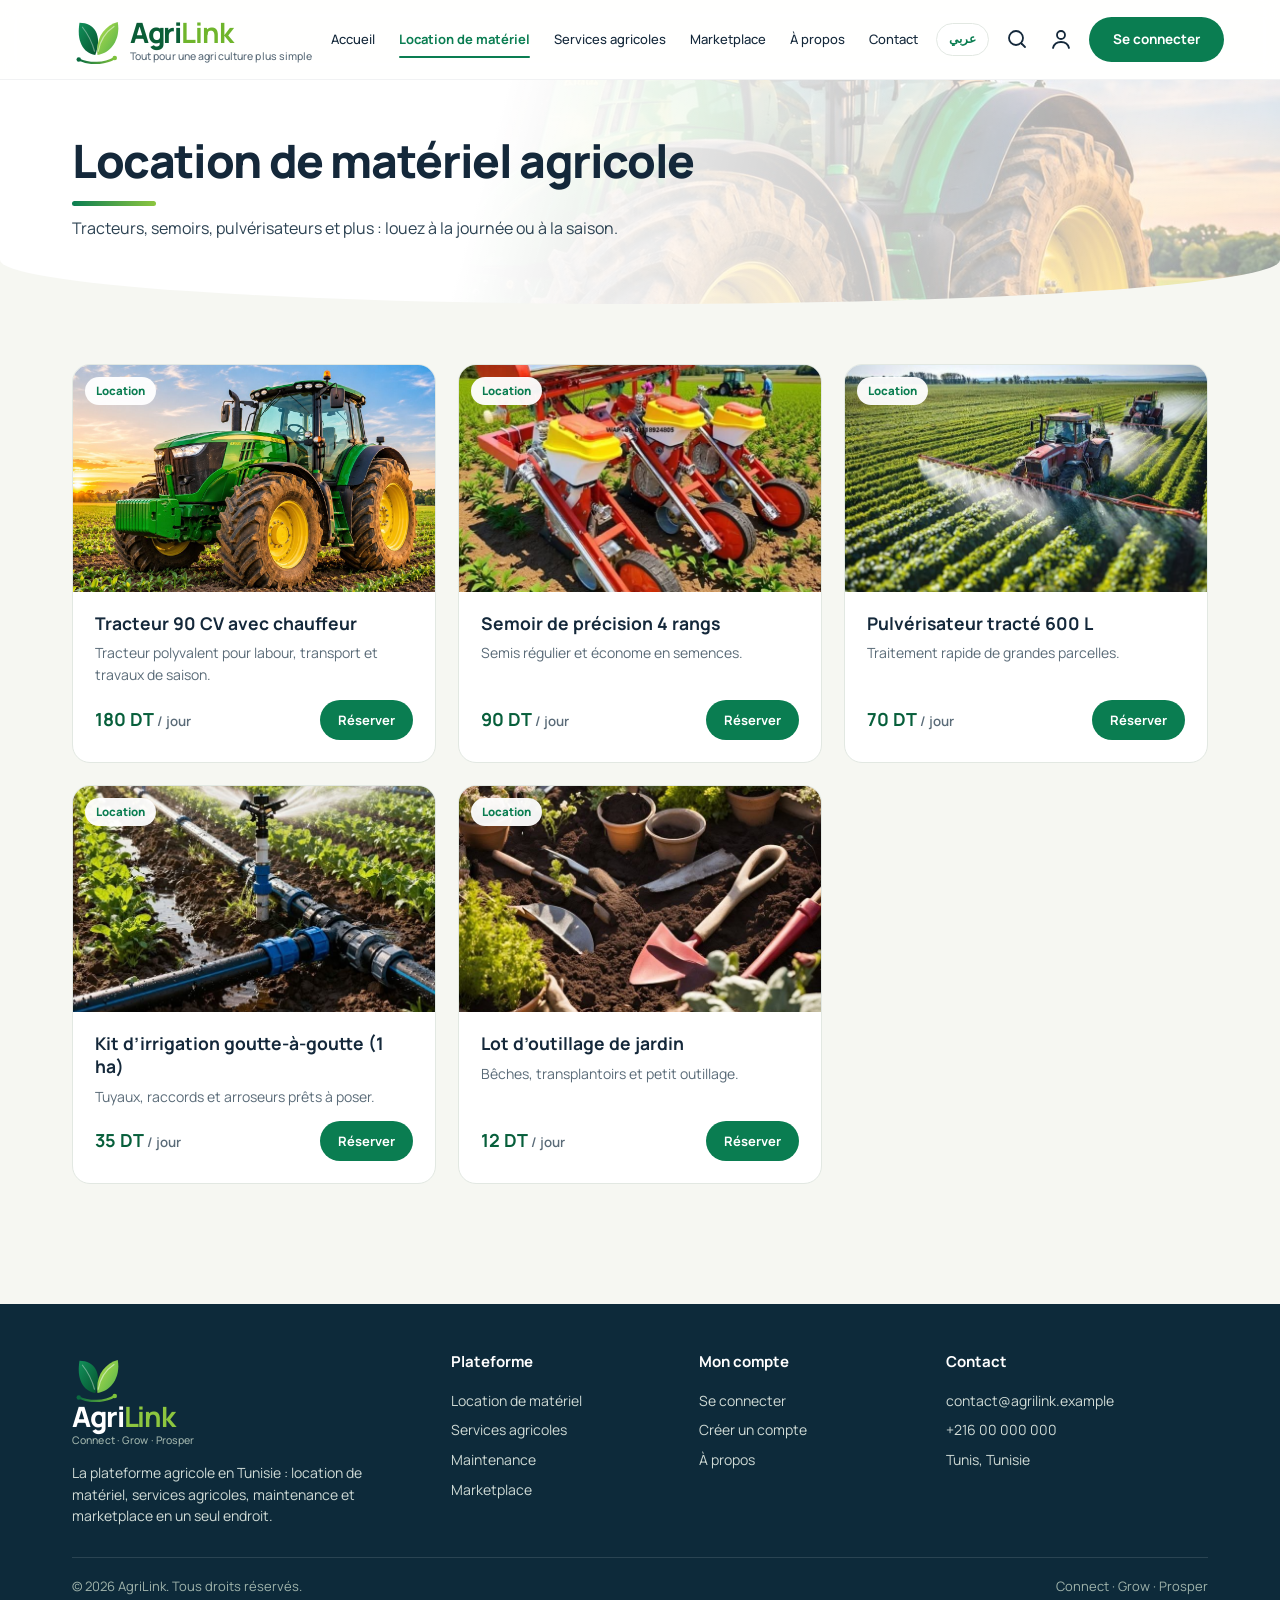
<file: location.html>
<!DOCTYPE html>
<html lang="fr" dir="ltr"><head><meta charset="UTF-8"><meta name="viewport" content="width=device-width, initial-scale=1, viewport-fit=cover"><title>Location de matériel — AgriLink</title><meta name="description" content="AgriLink : la plateforme agricole en Tunisie — location de matériel, services, maintenance, produits et marketplace."><link rel="icon" href="favicon.svg" type="image/svg+xml"><link rel="preconnect" href="https://fonts.googleapis.com"><link rel="preconnect" href="https://fonts.gstatic.com" crossorigin><link href="https://fonts.googleapis.com/css2?family=Cairo:wght@400;600;700;800&family=Manrope:wght@400;500;600;700;800&display=swap" rel="stylesheet"><link rel="stylesheet" href="style.css"></head>
<body class=""><svg width="0" height="0" style="position:absolute" aria-hidden="true"><defs>
<symbol id="i-search" viewBox="0 0 24 24"><circle cx="11" cy="11" r="7"/><path d="m20 20-3.5-3.5"/></symbol>
<symbol id="i-user" viewBox="0 0 24 24"><circle cx="12" cy="8" r="4"/><path d="M4 21c1-4 4-6 8-6s7 2 8 6"/></symbol>
<symbol id="i-pin" viewBox="0 0 24 24"><path d="M12 21s7-6.2 7-11a7 7 0 0 0-14 0c0 4.8 7 11 7 11Z"/><circle cx="12" cy="10" r="2.5"/></symbol>
<symbol id="i-leaf" viewBox="0 0 24 24"><path d="M5 19c0-9 5-14 15-15 0 10-5 15-14 15Z"/><path d="M5 19 13 11"/></symbol>
<symbol id="i-tractor" viewBox="0 0 24 24"><circle cx="7" cy="16.5" r="3.5"/><circle cx="18.5" cy="18" r="2"/><path d="M3.5 16.5V8h7l1.5 4.5h5M12 12.5V6.5h3.5"/></symbol>
<symbol id="i-wrench" viewBox="0 0 24 24"><path d="M14.7 6.3a4 4 0 0 0-5 5L3.5 17.5l3 3 6.2-6.2a4 4 0 0 0 5-5l-2.6 2.6-2.4-.6-.6-2.4Z"/></symbol>
<symbol id="i-cart" viewBox="0 0 24 24"><path d="M3.5 4h2l2.1 11.2a2 2 0 0 0 2 1.6h8.1a2 2 0 0 0 2-1.6L21 8H6.2"/><circle cx="10" cy="20" r="1"/><circle cx="18" cy="20" r="1"/></symbol>
<symbol id="i-users" viewBox="0 0 24 24"><circle cx="9" cy="8" r="3.5"/><path d="M2.5 20c.6-3.5 3-5.5 6.5-5.5s5.9 2 6.5 5.5"/><circle cx="17.5" cy="9" r="2.5"/><path d="M17 14.5c2.5.2 4.2 1.8 4.7 4.5"/></symbol>
<symbol id="i-coins" viewBox="0 0 24 24"><ellipse cx="9" cy="7" rx="6" ry="3"/><path d="M3 7v5c0 1.7 2.7 3 6 3s6-1.3 6-3V7M15 10.5c3 .1 6 1.2 6 2.5v4c0 1.7-2.7 3-6 3-1.4 0-2.7-.2-3.7-.6"/></symbol>
<symbol id="i-shield" viewBox="0 0 24 24"><path d="M12 3 5 6v6c0 4.5 3 7.5 7 9 4-1.5 7-4.5 7-9V6Z"/><path d="m9 12 2 2 4-4"/></symbol>
<symbol id="i-flask" viewBox="0 0 24 24"><path d="M9 3h6M10 3v6L4.5 19a1.5 1.5 0 0 0 1.3 2.2h12.4a1.5 1.5 0 0 0 1.3-2.2L14 9V3"/><path d="M7.5 15h9"/></symbol>
<symbol id="i-gear" viewBox="0 0 24 24"><circle cx="12" cy="12" r="3"/><path d="M12 2.5v3M12 18.5v3M2.5 12h3M18.5 12h3M5.3 5.3l2.1 2.1M16.6 16.6l2.1 2.1M18.7 5.3l-2.1 2.1M7.4 16.6l-2.1 2.1"/></symbol>
<symbol id="i-sprout" viewBox="0 0 24 24"><path d="M12 21v-9"/><path d="M12 12C12 8 9 6 5 6c0 4 3 6 7 6Z"/><path d="M12 14c0-3 2.5-5 6-5 0 3-2.5 5-6 5Z"/></symbol>
<symbol id="i-info" viewBox="0 0 24 24"><circle cx="12" cy="12" r="9"/><path d="M12 11v5M12 8h.01"/></symbol>
<symbol id="i-check" viewBox="0 0 24 24"><path d="m5 12.5 4.5 4.5L19 7.5"/></symbol>
<symbol id="i-arrow" viewBox="0 0 24 24"><path d="M5 12h14M13 6l6 6-6 6"/></symbol>
<symbol id="i-mail" viewBox="0 0 24 24"><rect x="3" y="5" width="18" height="14" rx="2"/><path d="m3 7 9 6 9-6"/></symbol>
<symbol id="i-phone" viewBox="0 0 24 24"><path d="M5 4h4l2 5-2.5 1.5a11 11 0 0 0 5 5L15 13l5 2v4a2 2 0 0 1-2 2A16 16 0 0 1 3 6a2 2 0 0 1 2-2Z"/></symbol>
<symbol id="i-warn" viewBox="0 0 24 24"><path d="M12 3 2 20h20L12 3Z"/><path d="M12 10v4M12 17h.01"/></symbol>
</defs></svg><header class="hd"><div class="wrap"><a class="brand" href="index.html" aria-label="AgriLink"><img src="logo-mark.svg" alt=""><span class="brand-t"><span class="brand-n">Agri<b>Link</b></span><span class="brand-s"><span data-i="tag">Tout pour une agriculture plus simple</span></span></span></a>
<nav class="nav" id="nav" aria-label="Navigation"><a href="index.html" class=""><span data-i="nav_home">Accueil</span></a><a href="location.html" class="on"><span data-i="nav_loc">Location de matériel</span></a><a href="services.html" class=""><span data-i="nav_srv">Services agricoles</span></a><a href="marketplace.html" class=""><span data-i="nav_mkt">Marketplace</span></a><a href="index.html#apropos" class=""><span data-i="nav_about">À propos</span></a><a href="index.html#contact" class=""><span data-i="nav_contact">Contact</span></a></nav>
<div class="hd-r"><button class="lang" id="lang" type="button" aria-label="Langue / اللغة">عربي</button><a class="ibtn" href="marketplace.html" aria-label="Rechercher"><svg class="ico " aria-hidden="true"><use href="#i-search"/></svg></a><a class="ibtn" href="connexion.html" aria-label="Compte"><svg class="ico " aria-hidden="true"><use href="#i-user"/></svg></a><a class="btn" href="connexion.html"><span data-i="login">Se connecter</span></a><button class="burger" id="burger" aria-label="Menu" type="button">☰</button></div></div></header><section class="pb" style="--bn:url(images/tracteur-coucher.jpg)"><div class="wrap"><h1><span data-i="loc_h">Location de matériel agricole</span></h1><p><span data-i="loc_hd">Tracteurs, semoirs, pulvérisateurs et plus : louez à la journée ou à la saison.</span></p></div></section><section class="sec"><div class="wrap"><div class="grid" id="list" data-list="location"></div><p class="empty" id="empty"></p></div></section><footer class="ft"><div class="wrap"><div class="cols"><div><a class="brand" href="index.html"><img src="logo-mark.svg" alt="" style="height:48px"><span class="brand-t"><span class="brand-n">Agri<b>Link</b></span><span class="brand-s">Connect · Grow · Prosper</span></span></a><p><span data-i="f_desc">La plateforme agricole en Tunisie : location de matériel, services agricoles, maintenance et marketplace en un seul endroit.</span></p></div>
<div><h4><span data-i="f_pl">Plateforme</span></h4><a href="location.html"><span data-i="nav_loc">Location de matériel</span></a><a href="services.html"><span data-i="nav_srv">Services agricoles</span></a><a href="services.html#maintenance"><span data-i="maint">Maintenance</span></a><a href="marketplace.html"><span data-i="nav_mkt">Marketplace</span></a></div>
<div><h4><span data-i="f_acc">Mon compte</span></h4><a href="connexion.html"><span data-i="login">Se connecter</span></a><a href="connexion.html#inscription"><span data-i="create">Créer un compte</span></a><a href="index.html#apropos"><span data-i="nav_about">À propos</span></a></div>
<div><h4><span data-i="nav_contact">Contact</span></h4><a href="mailto:contact@agrilink.example">contact@agrilink.example</a><a href="tel:+21600000000">+216 00 000 000</a><a href="index.html#contact"><span data-i="f_tn">Tunis, Tunisie</span></a></div></div>
<div class="bt"><span>© <span id="yr">2026</span> AgriLink. <span data-i="f_rights">Tous droits réservés.</span></span><span>Connect · Grow · Prosper</span></div></div></footer><div class="md" id="md" role="dialog" aria-modal="true" aria-labelledby="mdT"><div class="box"><button class="x" id="mdX" aria-label="Fermer">×</button><h3 id="mdT"><span data-i="rq">Votre demande</span></h3><div class="sub" id="mdS"></div>
<form class="f" id="rqForm"><div class="two"><div><label><span data-i="l_nom">Nom complet</span></label><input id="rq_n" required autocomplete="name"></div><div><label><span data-i="l_tel">Téléphone</span></label><input id="rq_t" type="tel" required pattern="[0-9 +]{8,15}" placeholder="Ex. 20 123 456" data-ip="p_tel"></div></div>
<div class="two"><div><label><span data-i="l_gov">Gouvernorat</span></label><select id="rq_g" required></select></div><div><label><span data-i="l_date">Date souhaitée</span></label><input id="rq_d" type="date" required></div></div>
<div><label><span data-i="l_msg">Message</span></label><textarea id="rq_m" placeholder="Précisez votre besoin…" data-ip="p_rqm"></textarea></div>
<button class="btn" type="submit"><span data-i="rq_send">Envoyer la demande</span></button><div class="note" id="rqNote" role="status"><span data-i="rq_ok">Demande enregistrée sur cet appareil (version démo : un serveur sera nécessaire pour l’envoyer au prestataire).</span></div></form></div></div><script src="i18n.js"></script><script src="app.js"></script></body></html>
</file>
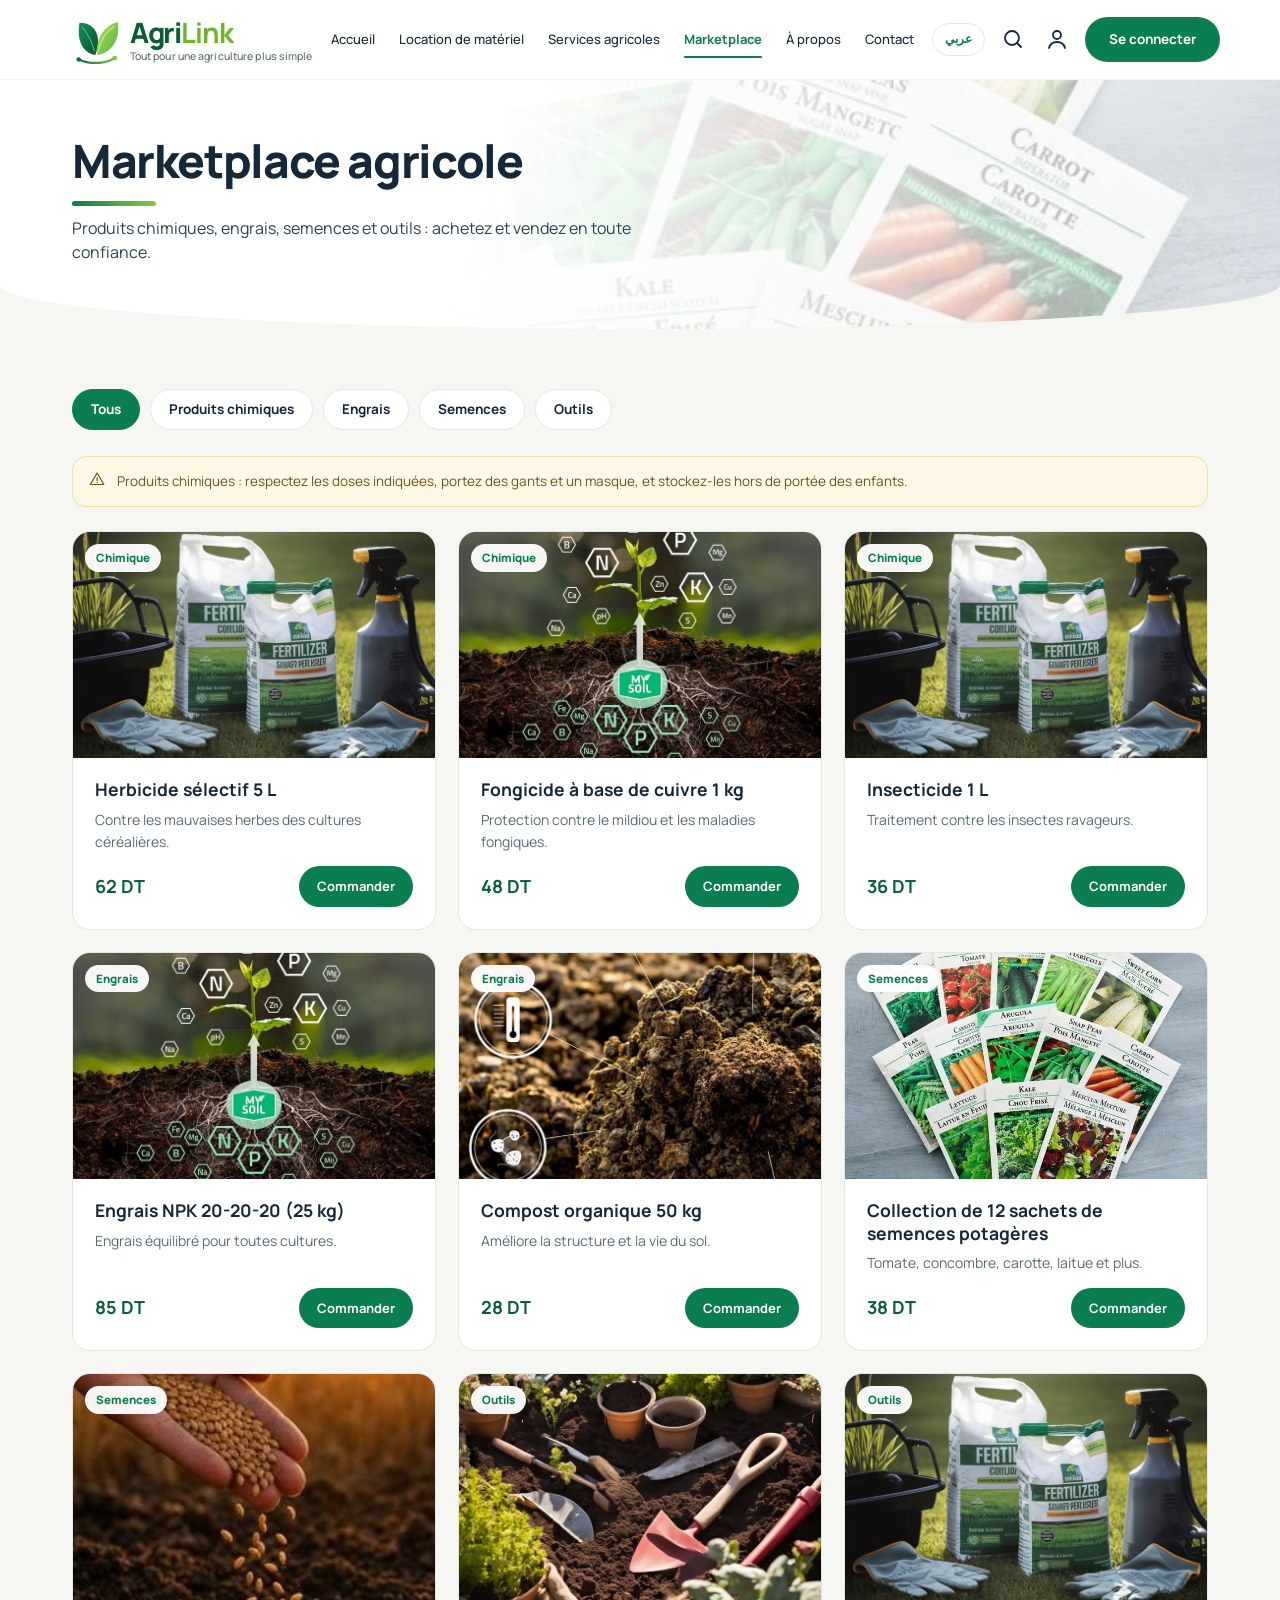
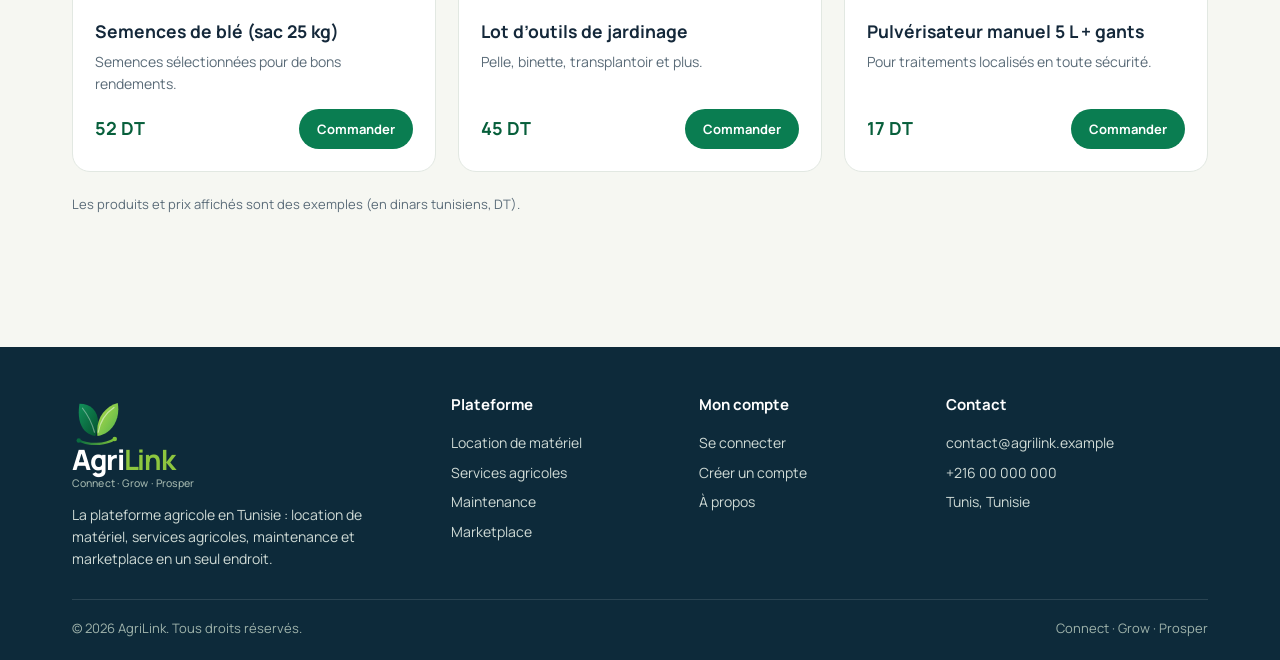
<file: marketplace.html>
<!DOCTYPE html>
<html lang="fr" dir="ltr"><head><meta charset="UTF-8"><meta name="viewport" content="width=device-width, initial-scale=1, viewport-fit=cover"><title>Marketplace — AgriLink</title><meta name="description" content="AgriLink : la plateforme agricole en Tunisie — location de matériel, services, maintenance, produits et marketplace."><link rel="icon" href="favicon.svg" type="image/svg+xml"><link rel="preconnect" href="https://fonts.googleapis.com"><link rel="preconnect" href="https://fonts.gstatic.com" crossorigin><link href="https://fonts.googleapis.com/css2?family=Cairo:wght@400;600;700;800&family=Manrope:wght@400;500;600;700;800&display=swap" rel="stylesheet"><link rel="stylesheet" href="style.css"></head>
<body class=""><svg width="0" height="0" style="position:absolute" aria-hidden="true"><defs>
<symbol id="i-search" viewBox="0 0 24 24"><circle cx="11" cy="11" r="7"/><path d="m20 20-3.5-3.5"/></symbol>
<symbol id="i-user" viewBox="0 0 24 24"><circle cx="12" cy="8" r="4"/><path d="M4 21c1-4 4-6 8-6s7 2 8 6"/></symbol>
<symbol id="i-pin" viewBox="0 0 24 24"><path d="M12 21s7-6.2 7-11a7 7 0 0 0-14 0c0 4.8 7 11 7 11Z"/><circle cx="12" cy="10" r="2.5"/></symbol>
<symbol id="i-leaf" viewBox="0 0 24 24"><path d="M5 19c0-9 5-14 15-15 0 10-5 15-14 15Z"/><path d="M5 19 13 11"/></symbol>
<symbol id="i-tractor" viewBox="0 0 24 24"><circle cx="7" cy="16.5" r="3.5"/><circle cx="18.5" cy="18" r="2"/><path d="M3.5 16.5V8h7l1.5 4.5h5M12 12.5V6.5h3.5"/></symbol>
<symbol id="i-wrench" viewBox="0 0 24 24"><path d="M14.7 6.3a4 4 0 0 0-5 5L3.5 17.5l3 3 6.2-6.2a4 4 0 0 0 5-5l-2.6 2.6-2.4-.6-.6-2.4Z"/></symbol>
<symbol id="i-cart" viewBox="0 0 24 24"><path d="M3.5 4h2l2.1 11.2a2 2 0 0 0 2 1.6h8.1a2 2 0 0 0 2-1.6L21 8H6.2"/><circle cx="10" cy="20" r="1"/><circle cx="18" cy="20" r="1"/></symbol>
<symbol id="i-users" viewBox="0 0 24 24"><circle cx="9" cy="8" r="3.5"/><path d="M2.5 20c.6-3.5 3-5.5 6.5-5.5s5.9 2 6.5 5.5"/><circle cx="17.5" cy="9" r="2.5"/><path d="M17 14.5c2.5.2 4.2 1.8 4.7 4.5"/></symbol>
<symbol id="i-coins" viewBox="0 0 24 24"><ellipse cx="9" cy="7" rx="6" ry="3"/><path d="M3 7v5c0 1.7 2.7 3 6 3s6-1.3 6-3V7M15 10.5c3 .1 6 1.2 6 2.5v4c0 1.7-2.7 3-6 3-1.4 0-2.7-.2-3.7-.6"/></symbol>
<symbol id="i-shield" viewBox="0 0 24 24"><path d="M12 3 5 6v6c0 4.5 3 7.5 7 9 4-1.5 7-4.5 7-9V6Z"/><path d="m9 12 2 2 4-4"/></symbol>
<symbol id="i-flask" viewBox="0 0 24 24"><path d="M9 3h6M10 3v6L4.5 19a1.5 1.5 0 0 0 1.3 2.2h12.4a1.5 1.5 0 0 0 1.3-2.2L14 9V3"/><path d="M7.5 15h9"/></symbol>
<symbol id="i-gear" viewBox="0 0 24 24"><circle cx="12" cy="12" r="3"/><path d="M12 2.5v3M12 18.5v3M2.5 12h3M18.5 12h3M5.3 5.3l2.1 2.1M16.6 16.6l2.1 2.1M18.7 5.3l-2.1 2.1M7.4 16.6l-2.1 2.1"/></symbol>
<symbol id="i-sprout" viewBox="0 0 24 24"><path d="M12 21v-9"/><path d="M12 12C12 8 9 6 5 6c0 4 3 6 7 6Z"/><path d="M12 14c0-3 2.5-5 6-5 0 3-2.5 5-6 5Z"/></symbol>
<symbol id="i-info" viewBox="0 0 24 24"><circle cx="12" cy="12" r="9"/><path d="M12 11v5M12 8h.01"/></symbol>
<symbol id="i-check" viewBox="0 0 24 24"><path d="m5 12.5 4.5 4.5L19 7.5"/></symbol>
<symbol id="i-arrow" viewBox="0 0 24 24"><path d="M5 12h14M13 6l6 6-6 6"/></symbol>
<symbol id="i-mail" viewBox="0 0 24 24"><rect x="3" y="5" width="18" height="14" rx="2"/><path d="m3 7 9 6 9-6"/></symbol>
<symbol id="i-phone" viewBox="0 0 24 24"><path d="M5 4h4l2 5-2.5 1.5a11 11 0 0 0 5 5L15 13l5 2v4a2 2 0 0 1-2 2A16 16 0 0 1 3 6a2 2 0 0 1 2-2Z"/></symbol>
<symbol id="i-warn" viewBox="0 0 24 24"><path d="M12 3 2 20h20L12 3Z"/><path d="M12 10v4M12 17h.01"/></symbol>
</defs></svg><header class="hd"><div class="wrap"><a class="brand" href="index.html" aria-label="AgriLink"><img src="logo-mark.svg" alt=""><span class="brand-t"><span class="brand-n">Agri<b>Link</b></span><span class="brand-s"><span data-i="tag">Tout pour une agriculture plus simple</span></span></span></a>
<nav class="nav" id="nav" aria-label="Navigation"><a href="index.html" class=""><span data-i="nav_home">Accueil</span></a><a href="location.html" class=""><span data-i="nav_loc">Location de matériel</span></a><a href="services.html" class=""><span data-i="nav_srv">Services agricoles</span></a><a href="marketplace.html" class="on"><span data-i="nav_mkt">Marketplace</span></a><a href="index.html#apropos" class=""><span data-i="nav_about">À propos</span></a><a href="index.html#contact" class=""><span data-i="nav_contact">Contact</span></a></nav>
<div class="hd-r"><button class="lang" id="lang" type="button" aria-label="Langue / اللغة">عربي</button><a class="ibtn" href="marketplace.html" aria-label="Rechercher"><svg class="ico " aria-hidden="true"><use href="#i-search"/></svg></a><a class="ibtn" href="connexion.html" aria-label="Compte"><svg class="ico " aria-hidden="true"><use href="#i-user"/></svg></a><a class="btn" href="connexion.html"><span data-i="login">Se connecter</span></a><button class="burger" id="burger" aria-label="Menu" type="button">☰</button></div></div></header><section class="pb" style="--bn:url(images/sachets.jpg)"><div class="wrap"><h1><span data-i="mkt_h">Marketplace agricole</span></h1><p><span data-i="mkt_hd">Produits chimiques, engrais, semences et outils : achetez et vendez en toute confiance.</span></p></div></section><section class="sec"><div class="wrap"><div class="chips" id="chips"><button class="chip on" data-c="all"><span data-i="all">Tous</span></button><button class="chip" data-c="chimie"><span data-i="chem">Produits chimiques</span></button><button class="chip" data-c="engrais"><span data-i="fert">Engrais</span></button><button class="chip" data-c="semences"><span data-i="seeds">Semences</span></button><button class="chip" data-c="outils"><span data-i="tools">Outils</span></button></div>
<div class="warn" id="warn"><svg class="ico " aria-hidden="true"><use href="#i-warn"/></svg><span><span data-i="warn">Produits chimiques : respectez les doses indiquées, portez des gants et un masque, et stockez-les hors de portée des enfants.</span></span></div>
<div class="grid" id="list" data-list="market"></div><p class="empty" id="empty"><span data-i="none">Aucun résultat.</span></p><p style="color:var(--mut);font-size:13px;margin-top:22px"><span data-i="ex">Les produits et prix affichés sont des exemples (en dinars tunisiens, DT).</span></p></div></section><footer class="ft"><div class="wrap"><div class="cols"><div><a class="brand" href="index.html"><img src="logo-mark.svg" alt="" style="height:48px"><span class="brand-t"><span class="brand-n">Agri<b>Link</b></span><span class="brand-s">Connect · Grow · Prosper</span></span></a><p><span data-i="f_desc">La plateforme agricole en Tunisie : location de matériel, services agricoles, maintenance et marketplace en un seul endroit.</span></p></div>
<div><h4><span data-i="f_pl">Plateforme</span></h4><a href="location.html"><span data-i="nav_loc">Location de matériel</span></a><a href="services.html"><span data-i="nav_srv">Services agricoles</span></a><a href="services.html#maintenance"><span data-i="maint">Maintenance</span></a><a href="marketplace.html"><span data-i="nav_mkt">Marketplace</span></a></div>
<div><h4><span data-i="f_acc">Mon compte</span></h4><a href="connexion.html"><span data-i="login">Se connecter</span></a><a href="connexion.html#inscription"><span data-i="create">Créer un compte</span></a><a href="index.html#apropos"><span data-i="nav_about">À propos</span></a></div>
<div><h4><span data-i="nav_contact">Contact</span></h4><a href="mailto:contact@agrilink.example">contact@agrilink.example</a><a href="tel:+21600000000">+216 00 000 000</a><a href="index.html#contact"><span data-i="f_tn">Tunis, Tunisie</span></a></div></div>
<div class="bt"><span>© <span id="yr">2026</span> AgriLink. <span data-i="f_rights">Tous droits réservés.</span></span><span>Connect · Grow · Prosper</span></div></div></footer><div class="md" id="md" role="dialog" aria-modal="true" aria-labelledby="mdT"><div class="box"><button class="x" id="mdX" aria-label="Fermer">×</button><h3 id="mdT"><span data-i="rq">Votre demande</span></h3><div class="sub" id="mdS"></div>
<form class="f" id="rqForm"><div class="two"><div><label><span data-i="l_nom">Nom complet</span></label><input id="rq_n" required autocomplete="name"></div><div><label><span data-i="l_tel">Téléphone</span></label><input id="rq_t" type="tel" required pattern="[0-9 +]{8,15}" placeholder="Ex. 20 123 456" data-ip="p_tel"></div></div>
<div class="two"><div><label><span data-i="l_gov">Gouvernorat</span></label><select id="rq_g" required></select></div><div><label><span data-i="l_date">Date souhaitée</span></label><input id="rq_d" type="date" required></div></div>
<div><label><span data-i="l_msg">Message</span></label><textarea id="rq_m" placeholder="Précisez votre besoin…" data-ip="p_rqm"></textarea></div>
<button class="btn" type="submit"><span data-i="rq_send">Envoyer la demande</span></button><div class="note" id="rqNote" role="status"><span data-i="rq_ok">Demande enregistrée sur cet appareil (version démo : un serveur sera nécessaire pour l’envoyer au prestataire).</span></div></form></div></div><script src="i18n.js"></script><script src="app.js"></script></body></html>
</file>
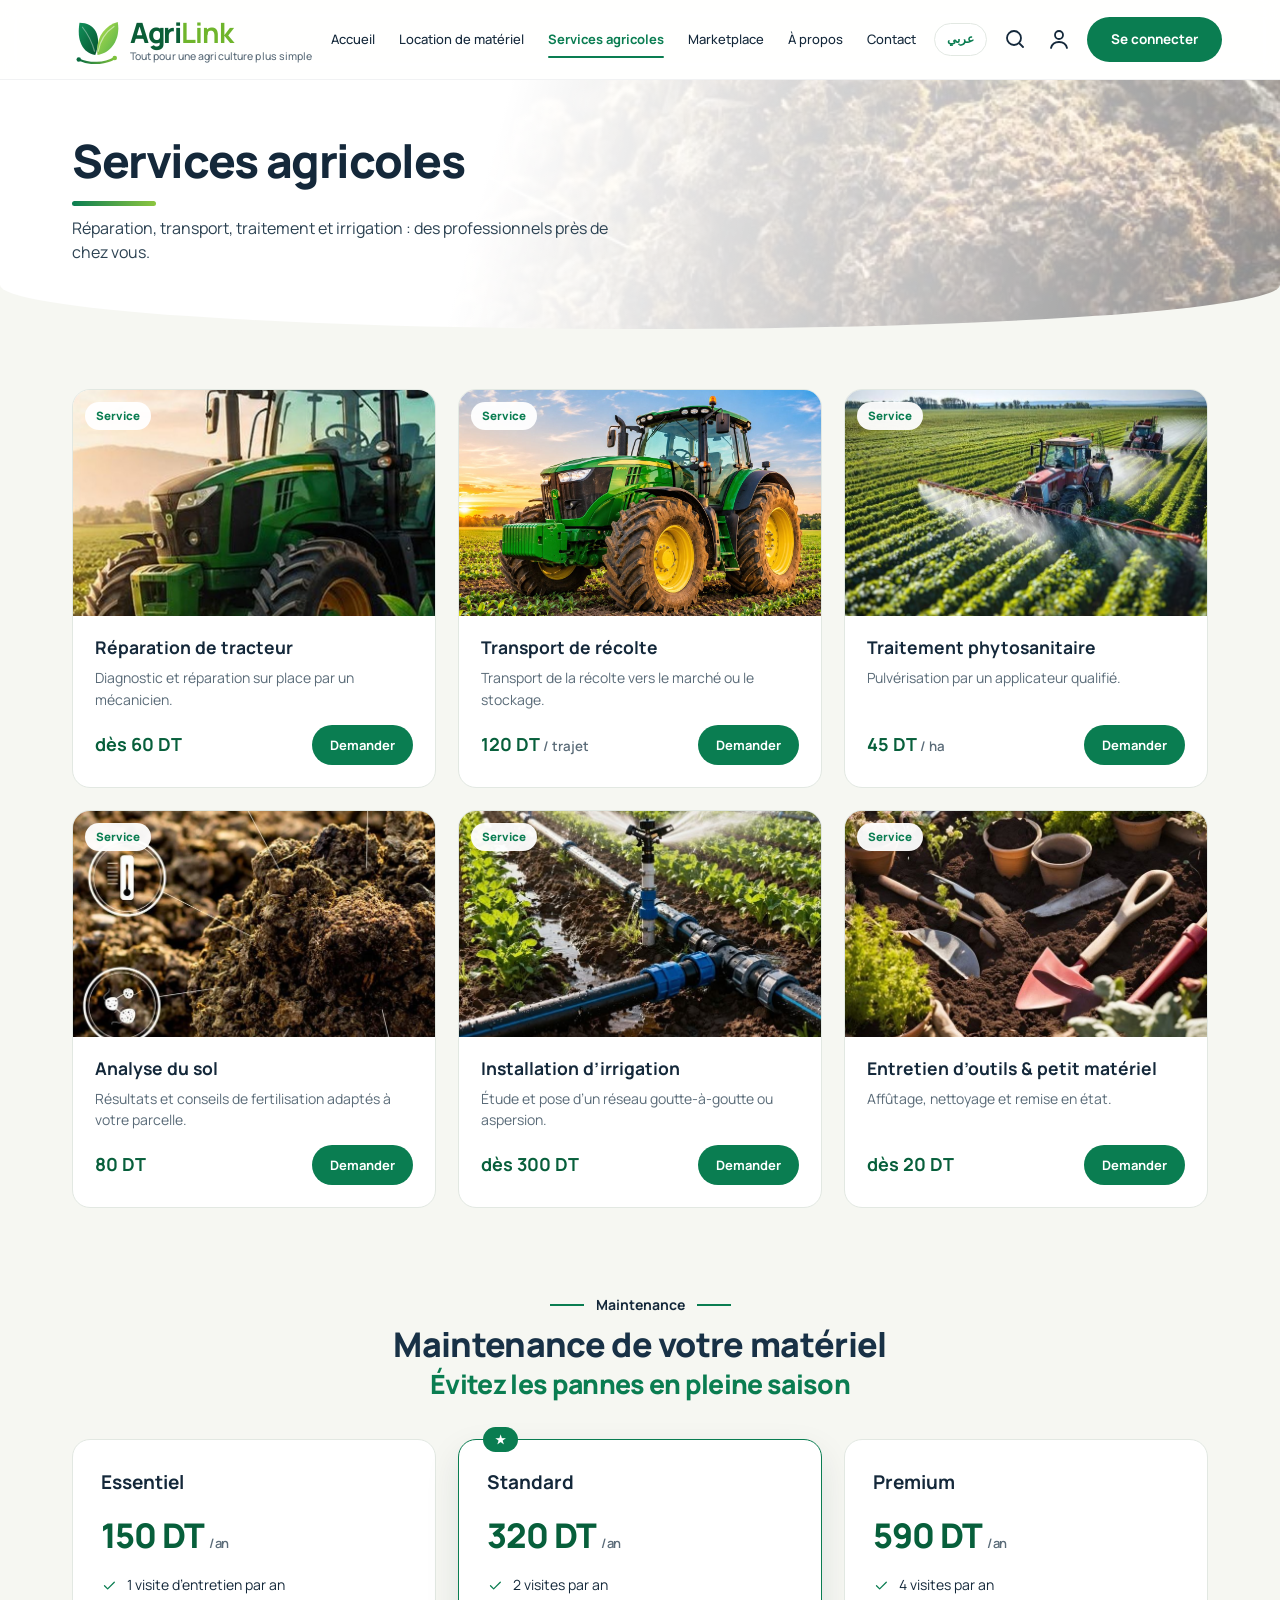
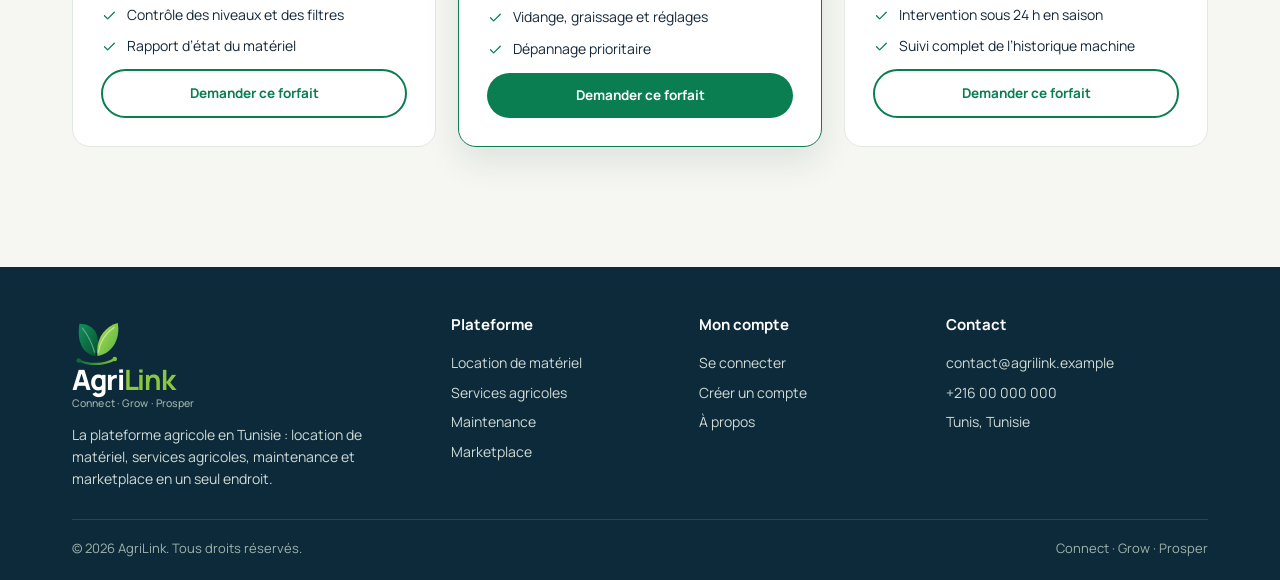
<file: services.html>
<!DOCTYPE html>
<html lang="fr" dir="ltr"><head><meta charset="UTF-8"><meta name="viewport" content="width=device-width, initial-scale=1, viewport-fit=cover"><title>Services agricoles — AgriLink</title><meta name="description" content="AgriLink : la plateforme agricole en Tunisie — location de matériel, services, maintenance, produits et marketplace."><link rel="icon" href="favicon.svg" type="image/svg+xml"><link rel="preconnect" href="https://fonts.googleapis.com"><link rel="preconnect" href="https://fonts.gstatic.com" crossorigin><link href="https://fonts.googleapis.com/css2?family=Cairo:wght@400;600;700;800&family=Manrope:wght@400;500;600;700;800&display=swap" rel="stylesheet"><link rel="stylesheet" href="style.css"></head>
<body class=""><svg width="0" height="0" style="position:absolute" aria-hidden="true"><defs>
<symbol id="i-search" viewBox="0 0 24 24"><circle cx="11" cy="11" r="7"/><path d="m20 20-3.5-3.5"/></symbol>
<symbol id="i-user" viewBox="0 0 24 24"><circle cx="12" cy="8" r="4"/><path d="M4 21c1-4 4-6 8-6s7 2 8 6"/></symbol>
<symbol id="i-pin" viewBox="0 0 24 24"><path d="M12 21s7-6.2 7-11a7 7 0 0 0-14 0c0 4.8 7 11 7 11Z"/><circle cx="12" cy="10" r="2.5"/></symbol>
<symbol id="i-leaf" viewBox="0 0 24 24"><path d="M5 19c0-9 5-14 15-15 0 10-5 15-14 15Z"/><path d="M5 19 13 11"/></symbol>
<symbol id="i-tractor" viewBox="0 0 24 24"><circle cx="7" cy="16.5" r="3.5"/><circle cx="18.5" cy="18" r="2"/><path d="M3.5 16.5V8h7l1.5 4.5h5M12 12.5V6.5h3.5"/></symbol>
<symbol id="i-wrench" viewBox="0 0 24 24"><path d="M14.7 6.3a4 4 0 0 0-5 5L3.5 17.5l3 3 6.2-6.2a4 4 0 0 0 5-5l-2.6 2.6-2.4-.6-.6-2.4Z"/></symbol>
<symbol id="i-cart" viewBox="0 0 24 24"><path d="M3.5 4h2l2.1 11.2a2 2 0 0 0 2 1.6h8.1a2 2 0 0 0 2-1.6L21 8H6.2"/><circle cx="10" cy="20" r="1"/><circle cx="18" cy="20" r="1"/></symbol>
<symbol id="i-users" viewBox="0 0 24 24"><circle cx="9" cy="8" r="3.5"/><path d="M2.5 20c.6-3.5 3-5.5 6.5-5.5s5.9 2 6.5 5.5"/><circle cx="17.5" cy="9" r="2.5"/><path d="M17 14.5c2.5.2 4.2 1.8 4.7 4.5"/></symbol>
<symbol id="i-coins" viewBox="0 0 24 24"><ellipse cx="9" cy="7" rx="6" ry="3"/><path d="M3 7v5c0 1.7 2.7 3 6 3s6-1.3 6-3V7M15 10.5c3 .1 6 1.2 6 2.5v4c0 1.7-2.7 3-6 3-1.4 0-2.7-.2-3.7-.6"/></symbol>
<symbol id="i-shield" viewBox="0 0 24 24"><path d="M12 3 5 6v6c0 4.5 3 7.5 7 9 4-1.5 7-4.5 7-9V6Z"/><path d="m9 12 2 2 4-4"/></symbol>
<symbol id="i-flask" viewBox="0 0 24 24"><path d="M9 3h6M10 3v6L4.5 19a1.5 1.5 0 0 0 1.3 2.2h12.4a1.5 1.5 0 0 0 1.3-2.2L14 9V3"/><path d="M7.5 15h9"/></symbol>
<symbol id="i-gear" viewBox="0 0 24 24"><circle cx="12" cy="12" r="3"/><path d="M12 2.5v3M12 18.5v3M2.5 12h3M18.5 12h3M5.3 5.3l2.1 2.1M16.6 16.6l2.1 2.1M18.7 5.3l-2.1 2.1M7.4 16.6l-2.1 2.1"/></symbol>
<symbol id="i-sprout" viewBox="0 0 24 24"><path d="M12 21v-9"/><path d="M12 12C12 8 9 6 5 6c0 4 3 6 7 6Z"/><path d="M12 14c0-3 2.5-5 6-5 0 3-2.5 5-6 5Z"/></symbol>
<symbol id="i-info" viewBox="0 0 24 24"><circle cx="12" cy="12" r="9"/><path d="M12 11v5M12 8h.01"/></symbol>
<symbol id="i-check" viewBox="0 0 24 24"><path d="m5 12.5 4.5 4.5L19 7.5"/></symbol>
<symbol id="i-arrow" viewBox="0 0 24 24"><path d="M5 12h14M13 6l6 6-6 6"/></symbol>
<symbol id="i-mail" viewBox="0 0 24 24"><rect x="3" y="5" width="18" height="14" rx="2"/><path d="m3 7 9 6 9-6"/></symbol>
<symbol id="i-phone" viewBox="0 0 24 24"><path d="M5 4h4l2 5-2.5 1.5a11 11 0 0 0 5 5L15 13l5 2v4a2 2 0 0 1-2 2A16 16 0 0 1 3 6a2 2 0 0 1 2-2Z"/></symbol>
<symbol id="i-warn" viewBox="0 0 24 24"><path d="M12 3 2 20h20L12 3Z"/><path d="M12 10v4M12 17h.01"/></symbol>
</defs></svg><header class="hd"><div class="wrap"><a class="brand" href="index.html" aria-label="AgriLink"><img src="logo-mark.svg" alt=""><span class="brand-t"><span class="brand-n">Agri<b>Link</b></span><span class="brand-s"><span data-i="tag">Tout pour une agriculture plus simple</span></span></span></a>
<nav class="nav" id="nav" aria-label="Navigation"><a href="index.html" class=""><span data-i="nav_home">Accueil</span></a><a href="location.html" class=""><span data-i="nav_loc">Location de matériel</span></a><a href="services.html" class="on"><span data-i="nav_srv">Services agricoles</span></a><a href="marketplace.html" class=""><span data-i="nav_mkt">Marketplace</span></a><a href="index.html#apropos" class=""><span data-i="nav_about">À propos</span></a><a href="index.html#contact" class=""><span data-i="nav_contact">Contact</span></a></nav>
<div class="hd-r"><button class="lang" id="lang" type="button" aria-label="Langue / اللغة">عربي</button><a class="ibtn" href="marketplace.html" aria-label="Rechercher"><svg class="ico " aria-hidden="true"><use href="#i-search"/></svg></a><a class="ibtn" href="connexion.html" aria-label="Compte"><svg class="ico " aria-hidden="true"><use href="#i-user"/></svg></a><a class="btn" href="connexion.html"><span data-i="login">Se connecter</span></a><button class="burger" id="burger" aria-label="Menu" type="button">☰</button></div></div></header><section class="pb" style="--bn:url(images/sol.jpg)"><div class="wrap"><h1><span data-i="srv_h">Services agricoles</span></h1><p><span data-i="srv_hd">Réparation, transport, traitement et irrigation : des professionnels près de chez vous.</span></p></div></section><section class="sec"><div class="wrap"><div class="grid" id="list" data-list="service"></div></div></section><section class="sec" id="maintenance" style="padding-top:20px"><div class="wrap"><div class="tt"><small><span data-i="maint">Maintenance</span></small><h2><span data-i="mt_h">Maintenance de votre matériel</span><em><span data-i="mt_h2">Évitez les pannes en pleine saison</span></em></h2></div><div class="plans">
<div class="plan rv"><h3><span data-i="pl1">Essentiel</span></h3><div class="pp">150 <span data-i="dt">DT</span> <small><span data-i="per_y">/ an</span></small></div><ul><li><svg class="ico " aria-hidden="true"><use href="#i-check"/></svg><span data-i="pl1a">1 visite d’entretien par an</span></li><li><svg class="ico " aria-hidden="true"><use href="#i-check"/></svg><span data-i="pl1b">Contrôle des niveaux et des filtres</span></li><li><svg class="ico " aria-hidden="true"><use href="#i-check"/></svg><span data-i="pl1c">Rapport d’état du matériel</span></li></ul><button class="btn o" data-req="Maintenance Essentiel|صيانة أساسي"><span data-i="subscribe">Demander ce forfait</span></button></div>
<div class="plan hot rv" data-badge="★"><h3><span data-i="pl2">Standard</span></h3><div class="pp">320 <span data-i="dt">DT</span> <small><span data-i="per_y">/ an</span></small></div><ul><li><svg class="ico " aria-hidden="true"><use href="#i-check"/></svg><span data-i="pl2a">2 visites par an</span></li><li><svg class="ico " aria-hidden="true"><use href="#i-check"/></svg><span data-i="pl2b">Vidange, graissage et réglages</span></li><li><svg class="ico " aria-hidden="true"><use href="#i-check"/></svg><span data-i="pl2c">Dépannage prioritaire</span></li></ul><button class="btn" data-req="Maintenance Standard|صيانة عادي"><span data-i="subscribe">Demander ce forfait</span></button></div>
<div class="plan rv"><h3><span data-i="pl3">Premium</span></h3><div class="pp">590 <span data-i="dt">DT</span> <small><span data-i="per_y">/ an</span></small></div><ul><li><svg class="ico " aria-hidden="true"><use href="#i-check"/></svg><span data-i="pl3a">4 visites par an</span></li><li><svg class="ico " aria-hidden="true"><use href="#i-check"/></svg><span data-i="pl3b">Intervention sous 24 h en saison</span></li><li><svg class="ico " aria-hidden="true"><use href="#i-check"/></svg><span data-i="pl3c">Suivi complet de l’historique machine</span></li></ul><button class="btn o" data-req="Maintenance Premium|صيانة ممتاز"><span data-i="subscribe">Demander ce forfait</span></button></div></div></div></section><footer class="ft"><div class="wrap"><div class="cols"><div><a class="brand" href="index.html"><img src="logo-mark.svg" alt="" style="height:48px"><span class="brand-t"><span class="brand-n">Agri<b>Link</b></span><span class="brand-s">Connect · Grow · Prosper</span></span></a><p><span data-i="f_desc">La plateforme agricole en Tunisie : location de matériel, services agricoles, maintenance et marketplace en un seul endroit.</span></p></div>
<div><h4><span data-i="f_pl">Plateforme</span></h4><a href="location.html"><span data-i="nav_loc">Location de matériel</span></a><a href="services.html"><span data-i="nav_srv">Services agricoles</span></a><a href="services.html#maintenance"><span data-i="maint">Maintenance</span></a><a href="marketplace.html"><span data-i="nav_mkt">Marketplace</span></a></div>
<div><h4><span data-i="f_acc">Mon compte</span></h4><a href="connexion.html"><span data-i="login">Se connecter</span></a><a href="connexion.html#inscription"><span data-i="create">Créer un compte</span></a><a href="index.html#apropos"><span data-i="nav_about">À propos</span></a></div>
<div><h4><span data-i="nav_contact">Contact</span></h4><a href="mailto:contact@agrilink.example">contact@agrilink.example</a><a href="tel:+21600000000">+216 00 000 000</a><a href="index.html#contact"><span data-i="f_tn">Tunis, Tunisie</span></a></div></div>
<div class="bt"><span>© <span id="yr">2026</span> AgriLink. <span data-i="f_rights">Tous droits réservés.</span></span><span>Connect · Grow · Prosper</span></div></div></footer><div class="md" id="md" role="dialog" aria-modal="true" aria-labelledby="mdT"><div class="box"><button class="x" id="mdX" aria-label="Fermer">×</button><h3 id="mdT"><span data-i="rq">Votre demande</span></h3><div class="sub" id="mdS"></div>
<form class="f" id="rqForm"><div class="two"><div><label><span data-i="l_nom">Nom complet</span></label><input id="rq_n" required autocomplete="name"></div><div><label><span data-i="l_tel">Téléphone</span></label><input id="rq_t" type="tel" required pattern="[0-9 +]{8,15}" placeholder="Ex. 20 123 456" data-ip="p_tel"></div></div>
<div class="two"><div><label><span data-i="l_gov">Gouvernorat</span></label><select id="rq_g" required></select></div><div><label><span data-i="l_date">Date souhaitée</span></label><input id="rq_d" type="date" required></div></div>
<div><label><span data-i="l_msg">Message</span></label><textarea id="rq_m" placeholder="Précisez votre besoin…" data-ip="p_rqm"></textarea></div>
<button class="btn" type="submit"><span data-i="rq_send">Envoyer la demande</span></button><div class="note" id="rqNote" role="status"><span data-i="rq_ok">Demande enregistrée sur cet appareil (version démo : un serveur sera nécessaire pour l’envoyer au prestataire).</span></div></form></div></div><script src="i18n.js"></script><script src="app.js"></script></body></html>
</file>
<file: style.css>
/* AgriLink — feuille de style commune */
:root {
    --g: #0a7d51;
    --gd: #075f3b;
    --lime: #8dc63f;
    --ink: #14283a;
    --mut: #5a6b78;
    --cream: #f6f7f2;
    --card: #fff;
    --line: #e2e8e2;
    --soft: #eaf4ec;
    --u: calc(100vw/1280);
    --r: 18px;
    --sh: 0 14px 34px rgba(20, 40, 58, .10)
}

* {
    box-sizing: border-box
}

html {
    scroll-behavior: smooth;
    scroll-padding-top: 90px
}

body {
    margin: 0;
    font-family: Manrope, Poppins, "Segoe UI", Arial, sans-serif;
    background: var(--cream);
    color: var(--ink);
    line-height: 1.55;
    -webkit-font-smoothing: antialiased
}

html[dir=rtl] body {
    font-family: Cairo, Tajawal, "Segoe UI", Tahoma, Arial, sans-serif
}

img {
    max-width: 100%;
    display: block
}

a {
    color: inherit;
    text-decoration: none
}

button {
    font: inherit;
    cursor: pointer
}

.wrap {
    max-width: 1180px;
    margin: 0 auto;
    padding: 0 22px
}

.ico {
    width: 1.2em;
    height: 1.2em;
    fill: none;
    stroke: currentColor;
    stroke-width: 1.8;
    stroke-linecap: round;
    stroke-linejoin: round;
    flex: none
}

/* header */
.hd {
    position: sticky;
    top: 0;
    z-index: 50;
    height: 80px;
    background: rgba(255, 255, 255, .93);
    backdrop-filter: blur(10px);
    border-bottom: 1px solid rgba(20, 40, 58, .06)
}

.hd .wrap {
    display: flex;
    align-items: center;
    justify-content: space-between;
    gap: 18px;
    height: 100%;
    max-width: 1280px;
    padding: 0 5.6%
}

.brand {
    display: flex;
    align-items: center;
    gap: 10px;
    flex: none
}

.brand img {
    height: 48px;
    width: auto
}

.brand-t {
    display: flex;
    flex-direction: column;
    line-height: 1
}

.brand-n {
    font-size: 28px;
    font-weight: 800;
    letter-spacing: -.04em;
    color: #0a5d36
}

.brand-n b {
    color: #6fb52c
}

.brand-s {
    font-size: 10.5px;
    color: var(--mut);
    margin-top: 5px;
    font-weight: 500;
    letter-spacing: .01em
}

.nav {
    display: flex;
    gap: 24px;
    font-size: 13px;
    font-weight: 500
}

.nav a {
    position: relative;
    padding: 8px 0;
    white-space: nowrap
}

.nav a::after {
    content: "";
    position: absolute;
    left: 0;
    right: 0;
    bottom: 0;
    height: 2px;
    border-radius: 2px;
    background: var(--g);
    transform: scaleX(0);
    transition: transform .25s
}

.nav a:hover::after,
.nav a.on::after {
    transform: scaleX(1)
}

.nav a.on {
    color: var(--g);
    font-weight: 700
}

.hd-r {
    display: flex;
    align-items: center;
    gap: 12px
}

.ibtn {
    background: none;
    border: 0;
    color: var(--ink);
    display: grid;
    place-items: center;
    font-size: 20px;
    padding: 4px
}

.lang {
    border: 1px solid var(--line);
    background: #fff;
    border-radius: 99px;
    padding: 6px 12px;
    font-size: 12px;
    font-weight: 700;
    color: var(--g);
    transition: .2s
}

.lang:hover {
    background: var(--soft)
}

.btn {
    white-space: nowrap;
    display: inline-flex;
    align-items: center;
    justify-content: center;
    gap: 8px;
    background: var(--g);
    color: #fff;
    border: 0;
    border-radius: 99px;
    padding: 12px 24px;
    font-weight: 700;
    font-size: 13.5px;
    transition: transform .2s, box-shadow .2s, background .2s
}

.btn:hover {
    background: var(--gd);
    transform: translateY(-2px);
    box-shadow: 0 10px 22px rgba(10, 125, 81, .28)
}

.btn.o {
    background: transparent;
    color: var(--g);
    border: 2px solid var(--g)
}

.btn.o:hover {
    background: var(--soft);
    box-shadow: none
}

.btn.w {
    background: #fff;
    color: #14283a
}

.burger {
    display: none;
    font-size: 26px;
    background: none;
    border: 0;
    color: var(--ink)
}

/* HERO (accueil) */
.ag-hero {
    background: var(--cream);
    overflow: hidden
}

.hx {
    position: relative;
    width: 100%;
    height: calc(var(--u)*520);
    background: url(images/hero-bg.jpg) center/100% 100% no-repeat;
    direction: ltr
}

.hx>* {
    position: absolute
}

.hx-copy {
    z-index: 6;
    left: calc(var(--u)*73);
    top: calc(var(--u)*52);
    width: calc(var(--u)*520)
}

html[dir=rtl] .hx-copy {
    direction: rtl;
    text-align: right
}

.hx-badge {
    display: inline-flex;
    align-items: center;
    gap: calc(var(--u)*8);
    padding: calc(var(--u)*7) calc(var(--u)*15);
    border-radius: 99px;
    background: rgba(236, 243, 236, .93);
    color: #0a5d36;
    font-size: calc(var(--u)*13);
    font-weight: 700
}

.hx-badge .ico {
    width: calc(var(--u)*15);
    height: calc(var(--u)*15);
    color: var(--g)
}

.hx h1 {
    margin: calc(var(--u)*10) 0 0;
    font-size: calc(var(--u)*41);
    line-height: calc(var(--u)*47);
    letter-spacing: -.025em;
    font-weight: 800;
    color: var(--ink)
}

.hx h1 em {
    font-style: normal;
    color: var(--g)
}

.hx .lead {
    margin: calc(var(--u)*11) 0 0;
    max-width: calc(var(--u)*390);
    font-size: calc(var(--u)*15);
    line-height: calc(var(--u)*20.5);
    font-weight: 500;
    color: #1d3345
}

.hx-search {
    display: flex;
    align-items: center;
    width: calc(var(--u)*489);
    height: calc(var(--u)*52);
    margin-top: calc(var(--u)*18);
    padding: 0 calc(var(--u)*6) 0 calc(var(--u)*20);
    gap: calc(var(--u)*10);
    background: #fff;
    border-radius: 99px;
    box-shadow: 0 10px 26px rgba(20, 40, 58, .12)
}

.hx-search .ico {
    width: calc(var(--u)*17);
    height: calc(var(--u)*17);
    color: #33414d
}

.hx-search input {
    flex: 1;
    min-width: 0;
    border: 0;
    outline: 0;
    background: none;
    font: inherit;
    font-size: calc(var(--u)*13);
    color: var(--ink)
}

.hx-search button {
    height: calc(var(--u)*40);
    padding: 0 calc(var(--u)*26);
    border: 0;
    border-radius: 99px;
    background: var(--g);
    color: #fff;
    font-size: calc(var(--u)*13);
    font-weight: 700
}

.hx-quick {
    display: flex;
    gap: calc(var(--u)*17);
    margin-top: calc(var(--u)*30)
}

.hx-quick a {
    width: calc(var(--u)*100);
    display: flex;
    flex-direction: column;
    align-items: center;
    gap: calc(var(--u)*7);
    text-align: center;
    font-size: calc(var(--u)*12.5);
    font-weight: 600;
    line-height: 1.25
}

.hx-quick a:last-child {
    margin-left: calc(var(--u)*9)
}

.hx-quick .qi {
    width: calc(var(--u)*50);
    height: calc(var(--u)*50);
    border-radius: 50%;
    background: #fff;
    display: grid;
    place-items: center;
    box-shadow: 0 5px 14px rgba(20, 40, 58, .12);
    color: var(--g);
    transition: transform .25s
}

.hx-quick a:hover .qi {
    transform: translateY(-4px)
}

.hx-quick .ico {
    width: calc(var(--u)*24);
    height: calc(var(--u)*24)
}

/* téléphone (HTML) */
.ph {
    z-index: 4;
    left: calc(var(--u)*962);
    top: calc(var(--u)*106);
    width: calc(var(--u)*238);
    height: calc(var(--u)*388);
    padding: calc(var(--u)*16) calc(var(--u)*17);
    border: calc(var(--u)*7) solid #12181d;
    border-radius: calc(var(--u)*34);
    background: #fff;
    transform: perspective(calc(var(--u)*1300)) rotateX(-10deg) rotateY(-7deg) rotateZ(3.5deg);
    transform-origin: 50% 55%;
    box-shadow: calc(var(--u)*14) calc(var(--u)*30) calc(var(--u)*50) rgba(10, 30, 20, .3);
    direction: ltr;
    text-align: left
}

.ph-bar {
    display: flex;
    justify-content: space-between;
    font-size: calc(var(--u)*13);
    color: #444
}

.ph-br {
    display: flex;
    align-items: center;
    justify-content: center;
    gap: calc(var(--u)*5);
    margin-top: calc(var(--u)*2);
    font-size: calc(var(--u)*19);
    font-weight: 800;
    color: #0a5d36
}

.ph-br b {
    color: #6fb52c
}

.ph-br img {
    width: calc(var(--u)*24)
}

.ph p {
    margin: calc(var(--u)*16) 0 calc(var(--u)*12);
    font-size: calc(var(--u)*11);
    line-height: 1.4;
    font-weight: 700
}

.ph ul {
    list-style: none;
    margin: 0;
    padding: 0;
    display: grid;
    gap: calc(var(--u)*9)
}

.ph li {
    display: flex;
    align-items: center;
    gap: calc(var(--u)*9);
    padding: calc(var(--u)*9) calc(var(--u)*10);
    border-radius: calc(var(--u)*22);
    background: #e8edee;
    font-size: calc(var(--u)*10);
    font-weight: 600
}

.ph li i {
    width: calc(var(--u)*27);
    height: calc(var(--u)*27);
    border-radius: 50%;
    display: grid;
    place-items: center;
    color: #fff
}

.ph li i .ico {
    width: calc(var(--u)*14);
    height: calc(var(--u)*14)
}

.hx-leaves {
    z-index: 5;
    left: 0;
    top: 0;
    width: 100%;
    height: 100%;
    pointer-events: none
}

/* avantages */
.ben {
    max-width: 1180px;
    margin: 0 auto;
    display: grid;
    grid-template-columns: repeat(4, 1fr);
    padding: 34px 22px 18px
}

.ben>div {
    display: flex;
    gap: 14px;
    align-items: flex-start;
    padding: 6px 24px;
    border-inline-end: 1px solid var(--line)
}

.ben>div:last-child {
    border: 0
}

.ben .ico {
    width: 38px;
    height: 38px;
    color: #0a7d51;
    stroke-width: 1.5;
    margin-top: 2px
}

.ben b {
    display: block;
    color: #0a6b43;
    font-size: 14.5px
}

.ben span {
    display: block;
    margin-top: 3px;
    font-size: 12.5px;
    color: var(--mut);
    line-height: 1.5
}

/* sections */
section {
    position: relative
}

.sec {
    padding: 60px 0
}

.tt {
    text-align: center;
    max-width: 720px;
    margin: 0 auto 38px
}

.tt small {
    display: inline-flex;
    align-items: center;
    gap: 12px;
    color: var(--ink);
    font-weight: 700;
    font-size: 14px
}

.tt small::before,
.tt small::after {
    content: "";
    width: 34px;
    height: 2px;
    background: var(--g)
}

.tt h2 {
    margin: 8px 0 0;
    font-size: clamp(24px, 3.2vw, 34px);
    line-height: 1.2;
    font-weight: 800;
    color: #183146;
    letter-spacing: -.02em
}

.tt h2 em {
    display: block;
    font-style: normal;
    color: var(--g);
    font-size: .78em;
    margin-top: 4px
}

.tt p {
    margin: 12px 0 0;
    color: var(--mut)
}

.sol {
    overflow: hidden;
    padding-top: 48px
}

.sol::before,
.sol::after {
    content: "";
    position: absolute;
    pointer-events: none;
    background-size: cover;
    background-position: center
}

.sol::before {
    left: 0;
    top: 0;
    width: calc(var(--u)*225);
    height: calc(var(--u)*168);
    background-image: url(images/champ.jpg);
    border-radius: 0 100% 0 0
}

.sol::after {
    right: calc(var(--u)*20);
    top: calc(var(--u)*20);
    width: calc(var(--u)*160);
    height: calc(var(--u)*135);
    background-image: url(images/semis.jpg);
    border-radius: 100% 0 100% 0
}

.lf {
    position: absolute;
    pointer-events: none;
    background: #c3de88;
    border-radius: 0 100% 0 100%
}

.lf1 {
    left: calc(var(--u)*190);
    top: calc(var(--u)*82);
    width: calc(var(--u)*70);
    height: calc(var(--u)*76);
    transform: rotate(-8deg)
}

.lf2 {
    left: calc(var(--u)*1050);
    top: calc(var(--u)*92);
    width: calc(var(--u)*26);
    height: calc(var(--u)*38);
    background: #cbe5a3
}

.grid {
    display: grid;
    grid-template-columns: repeat(3, 1fr);
    gap: 22px
}

.card {
    background: var(--card);
    border: 1px solid var(--line);
    border-radius: var(--r);
    overflow: hidden;
    display: flex;
    flex-direction: column;
    transition: transform .35s cubic-bezier(.2, .8, .2, 1), box-shadow .35s
}

.card:hover {
    transform: translateY(-6px);
    box-shadow: var(--sh)
}

.card .im {
    aspect-ratio: 16/10;
    background-size: cover;
    background-position: center;
    transition: transform .6s
}

.card .imw {
    overflow: hidden;
    position: relative
}

.card:hover .im {
    transform: scale(1.07)
}

.card .tg {
    position: absolute;
    top: 12px;
    inset-inline-start: 12px;
    background: rgba(255, 255, 255, .95);
    color: var(--g);
    font-size: 11.5px;
    font-weight: 800;
    padding: 5px 11px;
    border-radius: 99px;
    display: flex;
    gap: 6px;
    align-items: center
}

.card .bd {
    padding: 20px 22px 22px;
    display: flex;
    flex-direction: column;
    gap: 8px;
    flex: 1
}

.card h3 {
    margin: 0;
    font-size: 17.5px;
    line-height: 1.3
}

.card p {
    margin: 0;
    color: var(--mut);
    font-size: 14px;
    flex: 1
}

.card .lk {
    color: var(--g);
    font-weight: 800;
    font-size: 14px;
    display: inline-flex;
    gap: 6px;
    align-items: center;
    margin-top: 6px
}

html[dir=rtl] .card .lk .ico,
html[dir=rtl] .arr {
    transform: scaleX(-1)
}

.pr {
    display: flex;
    justify-content: space-between;
    align-items: center;
    gap: 10px;
    margin-top: 6px
}

.pr b {
    font-size: 18px;
    color: var(--gd)
}

.pr small {
    color: var(--mut);
    font-weight: 600
}

.card .btn {
    padding: 10px 18px;
    font-size: 13px
}

.steps {
    display: grid;
    grid-template-columns: repeat(3, 1fr);
    gap: 22px;
    counter-reset: s
}

.steps>div {
    counter-increment: s;
    background: #fff;
    border: 1px solid var(--line);
    border-radius: var(--r);
    padding: 26px
}

.steps>div::before {
    content: counter(s);
    display: grid;
    place-items: center;
    width: 38px;
    height: 38px;
    border-radius: 50%;
    background: linear-gradient(135deg, var(--g), var(--lime));
    color: #fff;
    font-weight: 800;
    margin-bottom: 12px
}

.steps b {
    display: block;
    font-size: 17px
}

.steps span {
    color: var(--mut);
    font-size: 14px
}

.app {
    display: grid;
    grid-template-columns: 1fr 1fr;
    gap: 40px;
    align-items: center
}

.app img {
    max-width: 320px;
    margin: 0 auto;
    filter: drop-shadow(0 26px 34px rgba(10, 40, 25, .25))
}

.app h2 {
    font-size: clamp(26px, 3.4vw, 36px);
    margin: 0 0 12px;
    letter-spacing: -.02em
}

.app p {
    color: var(--mut);
    margin: 0 0 18px
}

.pill {
    display: inline-block;
    background: var(--soft);
    color: var(--g);
    font-weight: 800;
    font-size: 12.5px;
    padding: 6px 14px;
    border-radius: 99px;
    margin-bottom: 14px
}

.about {
    display: grid;
    grid-template-columns: 1fr 1fr;
    gap: 44px;
    align-items: center
}

.about .pic {
    aspect-ratio: 4/3;
    border-radius: 28px 28px 120px 28px;
    background: url(images/tracteur-coucher.jpg) center/cover;
    box-shadow: var(--sh)
}

.about h2 {
    font-size: clamp(24px, 3vw, 32px);
    margin: 6px 0 14px;
    letter-spacing: -.02em
}

.about p {
    color: var(--mut)
}

.chk {
    list-style: none;
    padding: 0;
    margin: 18px 0 0;
    display: grid;
    gap: 10px
}

.chk li {
    display: flex;
    gap: 10px;
    align-items: flex-start;
    font-weight: 600
}

.chk .ico {
    color: var(--g);
    margin-top: 3px
}

.cta {
    background: linear-gradient(120deg, #0b3d2a, #0a7d51);
    color: #fff;
    border-radius: 28px;
    padding: 46px 30px;
    text-align: center;
    position: relative;
    overflow: hidden
}

.cta::after {
    content: "";
    position: absolute;
    inset-inline-end: -40px;
    top: -40px;
    width: 200px;
    height: 200px;
    border-radius: 0 100% 0 100%;
    background: rgba(141, 198, 63, .28)
}

.cta h2 {
    margin: 0 0 8px;
    font-size: clamp(24px, 3vw, 32px)
}

.cta p {
    margin: 0 0 22px;
    opacity: .9
}

.contact {
    display: grid;
    grid-template-columns: 1fr 1.2fr;
    gap: 30px
}

.box {
    background: #fff;
    border: 1px solid var(--line);
    border-radius: var(--r);
    padding: 28px
}

.info {
    display: grid;
    gap: 18px
}

.info div {
    display: flex;
    gap: 14px;
    align-items: flex-start
}

.info .ico {
    width: 24px;
    height: 24px;
    color: var(--g);
    margin-top: 2px
}

.info b {
    display: block
}

.info span {
    color: var(--mut);
    font-size: 14px
}

form.f {
    display: grid;
    gap: 14px
}

.f label {
    font-size: 13px;
    font-weight: 700;
    display: block;
    margin-bottom: 5px
}

.f input,
.f select,
.f textarea {
    width: 100%;
    padding: 12px 14px;
    border: 1px solid var(--line);
    border-radius: 12px;
    font: inherit;
    font-size: 14px;
    background: #fff;
    color: var(--ink);
    outline: 0;
    transition: border-color .2s, box-shadow .2s
}

.f input:focus,
.f select:focus,
.f textarea:focus {
    border-color: var(--g);
    box-shadow: 0 0 0 3px rgba(10, 125, 81, .14)
}

.f textarea {
    min-height: 100px;
    resize: vertical
}

.f .two {
    display: grid;
    grid-template-columns: 1fr 1fr;
    gap: 14px
}

.note {
    display: none;
    padding: 13px 15px;
    border-radius: 12px;
    background: var(--soft);
    color: var(--gd);
    font-size: 13.5px;
    line-height: 1.55
}

/* pages intérieures */
.pb {
    position: relative;
    overflow: hidden;
    background: linear-gradient(105deg, #fff 38%, rgba(255, 255, 255, .55)), var(--bn) center/cover;
    padding: 56px 0 64px;
    border-radius: 0 0 50% 50%/0 0 44px 44px
}

.pb h1 {
    margin: 0 0 10px;
    font-size: clamp(30px, 4.2vw, 46px);
    line-height: 1.1;
    letter-spacing: -.03em;
    font-weight: 800;
    max-width: 700px
}

.pb h1::after {
    content: "";
    display: block;
    width: 84px;
    height: 5px;
    margin-top: 14px;
    border-radius: 5px;
    background: linear-gradient(90deg, var(--g), var(--lime))
}

.pb p {
    margin: 0;
    max-width: 560px;
    color: #2c4252;
    font-size: 16px
}

.chips {
    display: flex;
    flex-wrap: wrap;
    gap: 10px;
    margin: 0 0 26px
}

.chip {
    border: 1.5px solid var(--line);
    background: #fff;
    border-radius: 99px;
    padding: 9px 18px;
    font-weight: 700;
    font-size: 13.5px;
    color: var(--ink);
    transition: .2s
}

.chip:hover {
    border-color: var(--g)
}

.chip.on {
    background: var(--g);
    border-color: var(--g);
    color: #fff
}

.warn {
    display: flex;
    gap: 12px;
    align-items: flex-start;
    background: #fff8e6;
    border: 1px solid #f1dfa6;
    border-radius: 14px;
    padding: 14px 16px;
    color: #6b5516;
    font-size: 13.5px;
    margin-bottom: 24px
}

.plans {
    display: grid;
    grid-template-columns: repeat(3, 1fr);
    gap: 22px
}

.plan {
    background: #fff;
    border: 1.5px solid var(--line);
    border-radius: var(--r);
    padding: 28px;
    display: flex;
    flex-direction: column;
    gap: 12px;
    position: relative
}

.plan.hot {
    border-color: var(--g);
    box-shadow: var(--sh)
}

.plan.hot::before {
    content: attr(data-badge);
    position: absolute;
    top: -13px;
    inset-inline-start: 24px;
    background: var(--g);
    color: #fff;
    font-size: 11.5px;
    font-weight: 800;
    padding: 4px 12px;
    border-radius: 99px
}

.plan h3 {
    margin: 0;
    font-size: 19px
}

.plan .pp {
    font-size: 34px;
    font-weight: 800;
    color: var(--gd);
    letter-spacing: -.03em
}

.plan .pp small {
    font-size: 13px;
    color: var(--mut);
    font-weight: 600
}

.plan ul {
    list-style: none;
    padding: 0;
    margin: 0;
    display: grid;
    gap: 9px;
    flex: 1;
    font-size: 14px
}

.plan li {
    display: flex;
    gap: 9px
}

.plan li .ico {
    color: var(--g);
    margin-top: 3px
}

.empty {
    text-align: center;
    color: var(--mut);
    padding: 30px;
    display: none
}

/* modal */
.md {
    position: fixed;
    inset: 0;
    z-index: 100;
    background: rgba(10, 25, 20, .55);
    display: none;
    align-items: center;
    justify-content: center;
    padding: 18px
}

.md.open {
    display: flex
}

.md .box {
    width: 100%;
    max-width: 520px;
    max-height: 92vh;
    overflow: auto;
    animation: pop .35s cubic-bezier(.2, .8, .2, 1)
}

.md h3 {
    margin: 0 0 4px;
    font-size: 20px
}

.md .sub {
    color: var(--g);
    font-weight: 800;
    margin-bottom: 16px;
    font-size: 14px
}

.x {
    float: inline-end;
    background: none;
    border: 0;
    font-size: 26px;
    line-height: 1;
    color: var(--mut)
}

@keyframes pop {
    from {
        opacity: 0;
        transform: translateY(20px) scale(.96)
    }

    to {
        opacity: 1;
        transform: none
    }
}

/* connexion */
.auth {
    min-height: calc(100vh - 80px);
    display: grid;
    place-items: center;
    padding: 40px 18px;
    background: radial-gradient(circle at 10% 10%, rgba(141, 198, 63, .2), transparent 40%), radial-gradient(circle at 90% 90%, rgba(10, 125, 81, .14), transparent 40%)
}

.auth .box {
    width: 100%;
    max-width: 440px;
    padding: 34px;
    animation: pop .6s cubic-bezier(.2, .8, .2, 1);
    box-shadow: var(--sh)
}

.auth .lg {
    display: flex;
    justify-content: center;
    margin-bottom: 14px
}

.auth .lg img {
    height: 62px
}

.tabs {
    display: grid;
    grid-template-columns: 1fr 1fr;
    background: var(--soft);
    border-radius: 99px;
    padding: 4px;
    margin-bottom: 20px
}

.tabs button {
    border: 0;
    background: none;
    border-radius: 99px;
    padding: 10px;
    font-weight: 800;
    color: var(--g)
}

.tabs button.on {
    background: #fff;
    box-shadow: 0 3px 10px rgba(20, 40, 58, .1)
}

/* footer */
.ft {
    background: #0d2a3a;
    color: #cfdad5;
    margin-top: 60px;
    padding: 46px 0 22px
}

.ft .cols {
    display: grid;
    grid-template-columns: 1.6fr 1fr 1fr 1.2fr;
    gap: 30px
}

.ft h4 {
    margin: 0 0 12px;
    color: #fff;
    font-size: 15px
}

.ft a {
    display: block;
    padding: 4px 0;
    font-size: 14px;
    transition: color .2s
}

.ft a:hover {
    color: var(--lime)
}

.ft p {
    font-size: 14px;
    margin: 12px 0 0;
    max-width: 320px
}

.ft .brand-n {
    color: #fff
}

.ft .brand-n b {
    color: var(--lime)
}

.ft .brand-s {
    color: #9fb3ab
}

.ft .bt {
    display: flex;
    justify-content: space-between;
    flex-wrap: wrap;
    gap: 10px;
    margin-top: 30px;
    padding-top: 18px;
    border-top: 1px solid rgba(255, 255, 255, .12);
    font-size: 13px;
    color: #9fb3ab
}

.rv {
    opacity: 0;
    transform: translateY(28px);
    transition: opacity .7s, transform .7s cubic-bezier(.2, .8, .2, 1)
}

.rv.in {
    opacity: 1;
    transform: none
}

/* responsive */
@media(max-width:1080px) {
    .nav {
        display: none
    }

    .burger {
        display: block
    }

    .nav.open {
        display: flex;
        position: absolute;
        top: 80px;
        left: 0;
        right: 0;
        flex-direction: column;
        gap: 2px;
        background: #fff;
        padding: 12px 22px 18px;
        border-bottom: 1px solid var(--line);
        box-shadow: 0 18px 30px rgba(0, 0, 0, .08)
    }

    .hd-r .btn {
        display: none
    }
}

@media(max-width:900px) {
    :root {
        --u: 1px
    }

    .ag-hero {
        background: linear-gradient(180deg, #cfe3f2, #f8ecd2 55%, #e3ecb6)
    }

    .hx {
        height: auto;
        background: none;
        padding: 34px 22px 44px;
        display: flex;
        flex-direction: column;
        gap: 26px;
        direction: inherit
    }

    .hx>* {
        position: static
    }

    .hx-leaves {
        display: none
    }

    .hx-copy,
    .hx-search {
        width: auto;
        max-width: 100%
    }

    .hx h1 {
        font-size: clamp(30px, 8.4vw, 40px);
        line-height: 1.15
    }

    .hx-quick {
        flex-wrap: wrap;
        gap: 14px
    }

    .hx-quick a:last-child {
        margin: 0
    }

    .ph {
        margin: 0 auto;
        width: 250px;
        height: auto;
        padding-bottom: 20px;
        transform: none
    }

    .sol::before,
    .sol::after,
    .lf {
        display: none
    }

    .grid,
    .plans,
    .steps,
    .app,
    .about,
    .contact {
        grid-template-columns: 1fr
    }

    .ben {
        grid-template-columns: 1fr 1fr
    }

    .ben>div {
        border: 0
    }

    .ft .cols {
        grid-template-columns: 1fr 1fr
    }
}

@media(max-width:520px) {

    .grid,
    .ben,
    .ft .cols,
    .f .two {
        grid-template-columns: 1fr
    }

    .brand-s {
        display: none
    }

    .brand img {
        height: 44px
    }

    .brand-n {
        font-size: 25px
    }

    .hd .wrap {
        padding: 0 16px
    }
}

@media(prefers-reduced-motion:reduce) {
    * {
        animation: none !important;
        transition: none !important
    }

    .rv {
        opacity: 1;
        transform: none
    }
}

html[dir=rtl] .ph {
    direction: rtl;
    text-align: right
}
</file>
